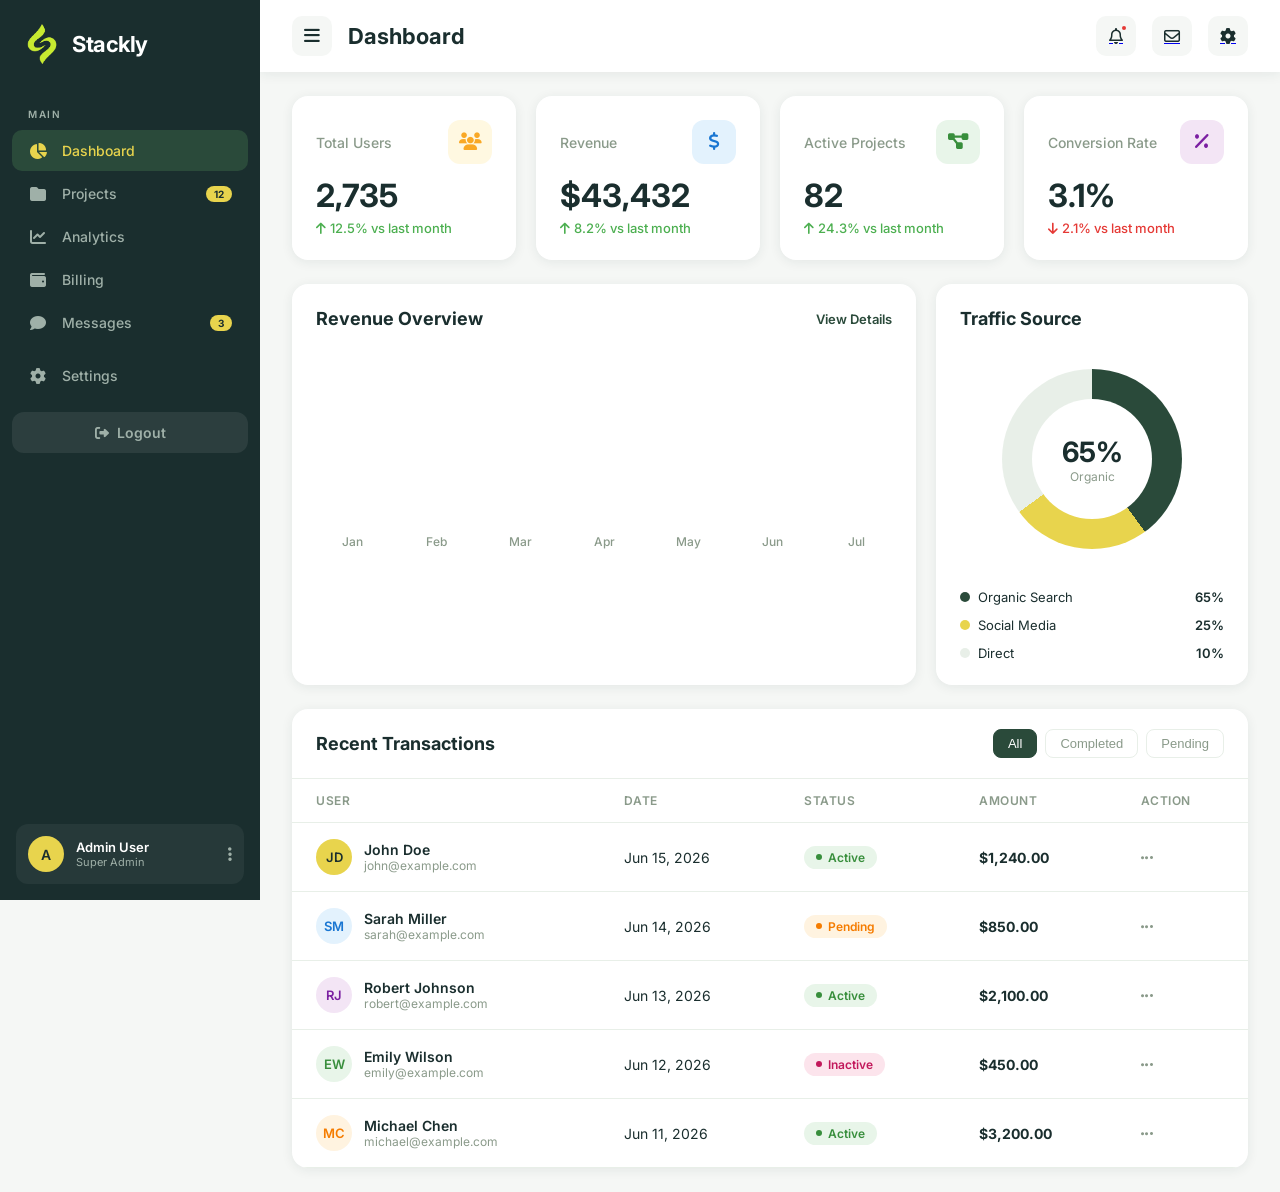
<file: pages/admin-dashboard.html>
<!DOCTYPE html>
<html lang="en">
<head>
    <meta charset="UTF-8">
    <meta name="viewport" content="width=device-width, initial-scale=1.0">
    <title>Admin Dashboard - Stackly</title>
    <link href="https://fonts.googleapis.com/css2?family=Inter:wght@300;400;500;600;700&display=swap" rel="stylesheet">
    <link rel="stylesheet" href="https://cdnjs.cloudflare.com/ajax/libs/font-awesome/6.4.2/css/all.min.css">
    <style>
        html,
body {
    width: 100% !important;
    overflow-x: hidden !important;
}
        :root {
            --sidebar-bg: #1a2e2e;
            --sidebar-hover: #2a4a3a;
            --sidebar-active: #2a4a3a;
            --sidebar-text: #9fb0a8;
            --sidebar-text-active: #c8e6c9;
            --primary: #1a2e2e;
            --primary-light: #2a4a3a;
            --accent: #c8e6c9;
            --accent-yellow: #e8d44d;
            --bg-main: #f5f7f5;
            --card-bg: #ffffff;
            --text-dark: #1a2e2e;
            --text-muted: #8a9a8a;
            --text-green: #4caf50;
            --text-red: #e53935;
            --border: #e8efe8;
            --shadow: 0 2px 12px rgba(26, 46, 46, 0.08);
            --shadow-hover: 0 8px 24px rgba(26, 46, 46, 0.12);
        }

        * { margin: 0; padding: 0; box-sizing: border-box; }

        body {
            font-family: 'Inter', sans-serif;
            background: var(--bg-main);
            color: var(--text-dark);
            overflow-x: hidden;
        }

        /* Sidebar */
        .sidebar {
            position: fixed;
            left: 0; top: 0;
            width: 260px;
            height: 100vh;
            background: var(--sidebar-bg);
            z-index: 1000;
            display: flex;
            flex-direction: column;
            transition: transform 0.4s cubic-bezier(0.4, 0, 0.2, 1);
        }

        .sidebar.collapsed { transform: translateX(-260px); }

        .logo-area {
            padding: 24px 20px;
            display: flex;
            align-items: center;
            gap: 12px;
        }

        .logo-icon {
            width: 36px; height: 36px;
            background: var(--accent-yellow);
            border-radius: 10px;
            display: flex;
            align-items: center;
            justify-content: center;
            font-size: 18px;
            color: var(--text-dark);
        }

        .logo-text {
            font-size: 22px;
            font-weight: 700;
            color: #fff;
            letter-spacing: -0.5px;
        }

        .nav-section {
            padding: 0 12px;
            margin-top: 8px;
        }

        .nav-section-title {
            font-size: 10px;
            text-transform: uppercase;
            letter-spacing: 1.5px;
            color: var(--sidebar-text);
            padding: 12px 16px 8px;
            font-weight: 600;
        }

        .nav-item {
            display: flex;
            align-items: center;
            gap: 14px;
            padding: 12px 16px;
            margin: 2px 0;
            border-radius: 10px;
            cursor: pointer;
            transition: all 0.3s ease;
            color: var(--sidebar-text);
            text-decoration: none;
            font-size: 14px;
            font-weight: 500;
        }

        .nav-item:hover {
            background: var(--sidebar-hover);
            color: #fff;
        }

        .nav-item.active {
            background: var(--sidebar-active);
            color: var(--accent-yellow);
        }

        .nav-item i {
            width: 20px;
            text-align: center;
            font-size: 16px;
        }

        .nav-badge {
            margin-left: auto;
            background: var(--accent-yellow);
            color: var(--text-dark);
            font-size: 10px;
            font-weight: 700;
            padding: 2px 8px;
            border-radius: 20px;
        }

        .sidebar-bottom {
            margin-top: auto;
            padding: 16px;
        }

        .user-mini {
            display: flex;
            align-items: center;
            gap: 12px;
            padding: 12px;
            border-radius: 12px;
            background: rgba(255,255,255,0.05);
        }

        .user-mini-avatar {
            width: 36px; height: 36px;
            border-radius: 50%;
            background: var(--accent-yellow);
            display: flex;
            align-items: center;
            justify-content: center;
            font-size: 14px;
            color: var(--text-dark);
            font-weight: 600;
        }

        .user-mini-info { flex: 1; }
        .user-mini-name { font-size: 13px; font-weight: 600; color: #fff; }
        .user-mini-role { font-size: 11px; color: var(--sidebar-text); }

        .logout-btn {
            margin-top: 16px;
            display: flex;
            align-items: center;
            justify-content: center;
            gap: 8px;
            width: 100%;
            padding: 12px 16px;
            border-radius: 12px;
            background: rgba(255,255,255,0.08);
            color: var(--sidebar-text);
            text-decoration: none;
            font-size: 14px;
            font-weight: 600;
            transition: background 0.3s ease, color 0.3s ease;
        }

        .logout-btn:hover {
            background: rgba(255,255,255,0.16);
            color: #fff;
        }

        /* Main Content */
        .main-content {
            margin-left: 260px;
            min-height: 100vh;
            transition: margin-left 0.4s cubic-bezier(0.4, 0, 0.2, 1);
        }

        .main-content.expanded { margin-left: 0; }

        /* Top Bar */
        .top-bar {
            background: var(--card-bg);
            padding: 16px 32px;
            display: flex;
            align-items: center;
            justify-content: space-between;
            position: sticky;
            top: 0;
            z-index: 100;
            box-shadow: var(--shadow);
        }

        .top-left {
            display: flex;
            align-items: center;
            gap: 16px;
        }

        .menu-toggle {
            width: 40px; height: 40px;
            border: none;
            background: var(--bg-main);
            border-radius: 10px;
            cursor: pointer;
            display: flex;
            align-items: center;
            justify-content: center;
            font-size: 18px;
            color: var(--text-dark);
            transition: all 0.3s ease;
        }

        .menu-toggle:hover { background: var(--border); }

        .page-title {
            font-size: 22px;
            font-weight: 700;
            color: var(--text-dark);
        }

        .top-right {
            display: flex;
            align-items: center;
            gap: 16px;
        }

        .search-box {
            position: relative;
        }

        .search-box input {
            width: 280px;
            padding: 10px 16px 10px 40px;
            border: 1px solid var(--border);
            border-radius: 12px;
            background: var(--bg-main);
            font-size: 14px;
            outline: none;
            transition: all 0.3s ease;
        }

        .search-box input:focus {
            border-color: var(--primary-light);
            box-shadow: 0 0 0 3px rgba(42, 74, 58, 0.1);
        }

        .search-box i {
            position: absolute;
            left: 14px;
            top: 50%;
            transform: translateY(-50%);
            color: var(--text-muted);
            font-size: 14px;
        }

        .top-icon {
            width: 40px; height: 40px;
            border-radius: 10px;
            background: var(--bg-main);
            display: flex;
            align-items: center;
            justify-content: center;
            cursor: pointer;
            position: relative;
            transition: all 0.3s ease;
            color: var(--text-dark);
        }

        .top-icon:hover { background: var(--border); }

        .top-icon .dot {
            position: absolute;
            top: 8px; right: 8px;
            width: 8px; height: 8px;
            background: var(--text-red);
            border-radius: 50%;
            border: 2px solid var(--bg-main);
        }

        /* Dashboard Content */
        .dashboard-content {
            padding: 24px 32px;
        }

        /* Stats Cards */
        .stats-grid {
            display: grid;
            grid-template-columns: repeat(4, 1fr);
            gap: 20px;
            margin-bottom: 24px;
        }

        .stat-card {
            background: var(--card-bg);
            border-radius: 16px;
            padding: 24px;
            box-shadow: var(--shadow);
            transition: all 0.3s ease;
            animation: fadeInUp 0.6s ease forwards;
            opacity: 0;
        }

        .stat-card:nth-child(1) { animation-delay: 0.1s; }
        .stat-card:nth-child(2) { animation-delay: 0.2s; }
        .stat-card:nth-child(3) { animation-delay: 0.3s; }
        .stat-card:nth-child(4) { animation-delay: 0.4s; }

        .stat-card:hover {
            transform: translateY(-4px);
            box-shadow: var(--shadow-hover);
        }

        .stat-header {
            display: flex;
            align-items: center;
            justify-content: space-between;
            margin-bottom: 16px;
        }

        .stat-label {
            font-size: 14px;
            color: var(--text-muted);
            font-weight: 500;
        }

        .stat-icon {
            width: 44px; height: 44px;
            border-radius: 12px;
            display: flex;
            align-items: center;
            justify-content: center;
            font-size: 18px;
        }

        .stat-icon.yellow { background: #fff8e1; color: #f9a825; }
        .stat-icon.blue { background: #e3f2fd; color: #1976d2; }
        .stat-icon.green { background: #e8f5e9; color: #388e3c; }
        .stat-icon.purple { background: #f3e5f5; color: #7b1fa2; }

        .stat-value {
            font-size: 32px;
            font-weight: 700;
            color: var(--text-dark);
            margin-bottom: 8px;
            line-height: 1;
        }

        .stat-change {
            font-size: 13px;
            font-weight: 500;
            display: flex;
            align-items: center;
            gap: 4px;
        }

        .stat-change.up { color: var(--text-green); }
        .stat-change.down { color: var(--text-red); }

        /* Charts Section */
        .charts-row {
            display: grid;
            grid-template-columns: 2fr 1fr;
            gap: 20px;
            margin-bottom: 24px;
        }

        .card {
            background: var(--card-bg);
            border-radius: 16px;
            padding: 24px;
            box-shadow: var(--shadow);
            animation: fadeInUp 0.6s ease forwards;
            opacity: 0;
            animation-delay: 0.5s;
        }

        .card-header {
            display: flex;
            align-items: center;
            justify-content: space-between;
            margin-bottom: 20px;
        }

        .card-title {
            font-size: 18px;
            font-weight: 700;
            color: var(--text-dark);
        }

        .card-action {
            font-size: 13px;
            color: var(--primary-light);
            font-weight: 600;
            cursor: pointer;
            transition: color 0.3s ease;
        }

        .card-action:hover { color: var(--text-dark); }

        /* Bar Chart */
        .bar-chart {
            display: flex;
            align-items: flex-end;
            justify-content: space-around;
            height: 200px;
            gap: 12px;
            padding-top: 20px;
        }

        .bar-group {
            display: flex;
            flex-direction: column;
            align-items: center;
            gap: 8px;
            flex: 1;
        }

        .bar {
            width: 100%;
            max-width: 40px;
            background: var(--border);
            border-radius: 8px 8px 0 0;
            transition: all 0.6s cubic-bezier(0.4, 0, 0.2, 1);
            position: relative;
            cursor: pointer;
        }

        .bar:hover {
            background: var(--primary-light);
        }

        .bar-label {
            font-size: 12px;
            color: var(--text-muted);
            font-weight: 500;
        }

        /* Doughnut Chart */
        .doughnut-container {
            display: flex;
            align-items: center;
            justify-content: center;
            padding: 20px;
        }

        .doughnut-chart {
            width: 180px; height: 180px;
            border-radius: 50%;
            background: conic-gradient(
                var(--primary-light) 0deg 144deg,
                var(--accent-yellow) 144deg 234deg,
                var(--border) 234deg 360deg
            );
            position: relative;
            animation: rotateIn 1s ease forwards;
        }

        .doughnut-center {
            position: absolute;
            top: 50%; left: 50%;
            transform: translate(-50%, -50%);
            width: 120px; height: 120px;
            background: var(--card-bg);
            border-radius: 50%;
            display: flex;
            flex-direction: column;
            align-items: center;
            justify-content: center;
        }

        .doughnut-value { font-size: 28px; font-weight: 700; color: var(--text-dark); }
        .doughnut-label { font-size: 12px; color: var(--text-muted); }

        .chart-legend {
            display: flex;
            flex-direction: column;
            gap: 12px;
            margin-top: 20px;
        }

        .legend-item {
            display: flex;
            align-items: center;
            justify-content: space-between;
            font-size: 13px;
        }

        .legend-left { display: flex; align-items: center; gap: 8px; }
        .legend-dot { width: 10px; height: 10px; border-radius: 50%; }
        .legend-dot.green { background: var(--primary-light); }
        .legend-dot.yellow { background: var(--accent-yellow); }
        .legend-dot.gray { background: var(--border); }
        .legend-value { font-weight: 600; color: var(--text-dark); }

        /* Table */
        .table-card {
            background: var(--card-bg);
            border-radius: 16px;
            box-shadow: var(--shadow);
            overflow: hidden;
            animation: fadeInUp 0.6s ease forwards;
            opacity: 0;
            animation-delay: 0.6s;
        }

        .table-header {
            padding: 20px 24px;
            display: flex;
            align-items: center;
            justify-content: space-between;
            border-bottom: 1px solid var(--border);
        }

        .table-title { font-size: 18px; font-weight: 700; }

        .table-filters {
            display: flex;
            gap: 8px;
        }

        .filter-btn {
            padding: 6px 14px;
            border: 1px solid var(--border);
            border-radius: 8px;
            background: transparent;
            font-size: 13px;
            font-weight: 500;
            cursor: pointer;
            transition: all 0.3s ease;
            color: var(--text-muted);
        }

        .filter-btn.active, .filter-btn:hover {
            background: var(--primary-light);
            color: #fff;
            border-color: var(--primary-light);
        }

        .data-table {
            width: 100%;
            border-collapse: collapse;
        }

        .data-table th {
            text-align: left;
            padding: 14px 24px;
            font-size: 12px;
            font-weight: 600;
            color: var(--text-muted);
            text-transform: uppercase;
            letter-spacing: 0.5px;
            border-bottom: 1px solid var(--border);
        }

        .data-table td {
            padding: 16px 24px;
            font-size: 14px;
            border-bottom: 1px solid var(--border);
        }

        .data-table tr {
            transition: background 0.3s ease;
            cursor: pointer;
        }

        .data-table tr:hover { background: var(--bg-main); }

        .user-cell {
            display: flex;
            align-items: center;
            gap: 12px;
        }

        .user-avatar {
            width: 36px; height: 36px;
            border-radius: 50%;
            background: var(--accent-yellow);
            display: flex;
            align-items: center;
            justify-content: center;
            font-size: 13px;
            font-weight: 600;
            color: var(--text-dark);
        }

        .user-name { font-weight: 600; }
        .user-email { font-size: 12px; color: var(--text-muted); }

        .status-badge {
            display: inline-flex;
            align-items: center;
            gap: 6px;
            padding: 4px 12px;
            border-radius: 20px;
            font-size: 12px;
            font-weight: 600;
        }

        .status-badge.active {
            background: #e8f5e9;
            color: #388e3c;
        }

        .status-badge.pending {
            background: #fff3e0;
            color: #f57c00;
        }

        .status-badge.inactive {
            background: #fce4ec;
            color: #c2185b;
        }

        .status-dot {
            width: 6px; height: 6px;
            border-radius: 50%;
        }

        .status-dot.active { background: #388e3c; }
        .status-dot.pending { background: #f57c00; }
        .status-dot.inactive { background: #c2185b; }

        .amount { font-weight: 700; color: var(--text-dark); }

        /* Animations */
        @keyframes fadeInUp {
            from { opacity: 0; transform: translateY(20px); }
            to { opacity: 1; transform: translateY(0); }
        }

        @keyframes rotateIn {
            from { transform: rotate(-90deg) scale(0.8); opacity: 0; }
            to { transform: rotate(0) scale(1); opacity: 1; }
        }

        @keyframes countUp {
            from { opacity: 0; transform: translateY(10px); }
            to { opacity: 1; transform: translateY(0); }
        }

        /* Responsive */
        @media (max-width: 1200px) {
            .stats-grid { grid-template-columns: repeat(2, 1fr); }
            .charts-row { grid-template-columns: 1fr; }
        }

        @media (max-width: 768px) {
            .sidebar { transform: translateX(-260px); }
            .sidebar.open { transform: translateX(0); }
            .main-content { margin-left: 0; }
            .stats-grid { grid-template-columns: 1fr; }
            .search-box { display: none; }
            .dashboard-content { padding: 16px; }
            .data-table { font-size: 12px; }
            .data-table th, .data-table td { padding: 12px 16px; }
        }
        .logo-img{
    width:40px;
    height:40px;
    object-fit:contain;
}

.logo-area{
    display:flex;
    align-items:center;
    gap:12px;
}
        /* Scrollbar */
        ::-webkit-scrollbar { width: 6px; }
        ::-webkit-scrollbar-track { background: transparent; }
        ::-webkit-scrollbar-thumb { background: var(--border); border-radius: 3px; }
        ::-webkit-scrollbar-thumb:hover { background: var(--text-muted); }
    </style>
</head>
<body>
    <!-- Sidebar -->
    <aside class="sidebar" id="sidebar">
        <div class="logo-area">
    <img src="../img/logo.webp" alt="Stackly Logo" class="logo-img">
    <div class="logo-text">Stackly</div>
</div>

        <div class="nav-section">
            <div class="nav-section-title">Main</div>
            <a href="#" class="nav-item active">
                <i class="fas fa-chart-pie"></i>
                <span>Dashboard</span>
            </a>
            <a href="404.html" class="nav-item">
                <i class="fas fa-folder"></i>
                <span>Projects</span>
                <span class="nav-badge">12</span>
            </a>
            <a href="404.html" class="nav-item">
                <i class="fas fa-chart-line"></i>
                <span>Analytics</span>
            </a>
            <a href="404.html" class="nav-item">
                <i class="fas fa-wallet"></i>
                <span>Billing</span>
            </a>
            <a href="404.html" class="nav-item">
                <i class="fas fa-comment"></i>
                <span>Messages</span>
                <span class="nav-badge">3</span>
            </a>
        </div>

        <div class="nav-section">
            
            <a href="404.html" class="nav-item">
                <i class="fas fa-cog"></i>
                <span>Settings</span>
            </a>
            <a href="login.html" class="logout-btn">
                <i class="fas fa-sign-out-alt"></i>
                Logout
            </a>
        </div>

        <div class="sidebar-bottom">
            <div class="user-mini">
                <div class="user-mini-avatar">A</div>
                <div class="user-mini-info">
                    <div class="user-mini-name">Admin User</div>
                    <div class="user-mini-role">Super Admin</div>
                </div>
                <i class="fas fa-ellipsis-v" style="color: var(--sidebar-text); cursor: pointer;"></i>
            </div>
            
        </div>
    </aside>

    <!-- Main Content -->
    <main class="main-content" id="mainContent">
        <!-- Top Bar -->
        <div class="top-bar">
            <div class="top-left">
                <button class="menu-toggle" id="menuToggle">
                    <i class="fas fa-bars"></i>
                </button>
                <h1 class="page-title">Dashboard</h1>
            </div>
            <div class="top-right">
                
               <a href="404.html"> <div class="top-icon">
                    <i class="far fa-bell"></i>
                    <span class="dot"></span>
                </div> </a>
               <a href="404.html"> <div class="top-icon">
                    <i class="far fa-envelope"></i>
                </div> </a>
               <a href="404.html"> <div class="top-icon">
                    <i class="fas fa-cog"></i>
                </div> </a>
            </div>
        </div>

        <!-- Dashboard Content -->
        <div class="dashboard-content">
            <!-- Stats Cards -->
            <div class="stats-grid">
                <div class="stat-card">
                    <div class="stat-header">
                        <span class="stat-label">Total Users</span>
                        <div class="stat-icon yellow"><i class="fas fa-users"></i></div>
                    </div>
                    <div class="stat-value" data-count="2847">0</div>
                    <div class="stat-change up">
                        <i class="fas fa-arrow-up"></i>
                        <span>12.5% vs last month</span>
                    </div>
                </div>
                <div class="stat-card">
                    <div class="stat-header">
                        <span class="stat-label">Revenue</span>
                        <div class="stat-icon blue"><i class="fas fa-dollar-sign"></i></div>
                    </div>
                    <div class="stat-value" data-count="45200" data-prefix="$">0</div>
                    <div class="stat-change up">
                        <i class="fas fa-arrow-up"></i>
                        <span>8.2% vs last month</span>
                    </div>
                </div>
                <div class="stat-card">
                    <div class="stat-header">
                        <span class="stat-label">Active Projects</span>
                        <div class="stat-icon green"><i class="fas fa-project-diagram"></i></div>
                    </div>
                    <div class="stat-value" data-count="86">0</div>
                    <div class="stat-change up">
                        <i class="fas fa-arrow-up"></i>
                        <span>24.3% vs last month</span>
                    </div>
                </div>
                <div class="stat-card">
                    <div class="stat-header">
                        <span class="stat-label">Conversion Rate</span>
                        <div class="stat-icon purple"><i class="fas fa-percentage"></i></div>
                    </div>
                    <div class="stat-value" data-count="3.2" data-suffix="%">0</div>
                    <div class="stat-change down">
                        <i class="fas fa-arrow-down"></i>
                        <span>2.1% vs last month</span>
                    </div>
                </div>
            </div>

            <!-- Charts Row -->
            <div class="charts-row">
                <div class="card">
                    <div class="card-header">
                        <h3 class="card-title">Revenue Overview</h3>
                        <span class="card-action">View Details</span>
                    </div>
                    <div class="bar-chart" id="revenueChart">
                        <div class="bar-group">
                            <div class="bar" style="height: 0%;" data-height="45%"></div>
                            <span class="bar-label">Jan</span>
                        </div>
                        <div class="bar-group">
                            <div class="bar" style="height: 0%;" data-height="62%"></div>
                            <span class="bar-label">Feb</span>
                        </div>
                        <div class="bar-group">
                            <div class="bar" style="height: 0%;" data-height="38%"></div>
                            <span class="bar-label">Mar</span>
                        </div>
                        <div class="bar-group">
                            <div class="bar" style="height: 0%;" data-height="78%"></div>
                            <span class="bar-label">Apr</span>
                        </div>
                        <div class="bar-group">
                            <div class="bar" style="height: 0%;" data-height="55%"></div>
                            <span class="bar-label">May</span>
                        </div>
                        <div class="bar-group">
                            <div class="bar" style="height: 0%;" data-height="90%"></div>
                            <span class="bar-label">Jun</span>
                        </div>
                        <div class="bar-group">
                            <div class="bar" style="height: 0%;" data-height="68%"></div>
                            <span class="bar-label">Jul</span>
                        </div>
                    </div>
                </div>

                <div class="card">
                    <div class="card-header">
                        <h3 class="card-title">Traffic Source</h3>
                    </div>
                    <div class="doughnut-container">
                        <div class="doughnut-chart">
                            <div class="doughnut-center">
                                <div class="doughnut-value">65%</div>
                                <div class="doughnut-label">Organic</div>
                            </div>
                        </div>
                    </div>
                    <div class="chart-legend">
                        <div class="legend-item">
                            <div class="legend-left">
                                <div class="legend-dot green"></div>
                                <span>Organic Search</span>
                            </div>
                            <span class="legend-value">65%</span>
                        </div>
                        <div class="legend-item">
                            <div class="legend-left">
                                <div class="legend-dot yellow"></div>
                                <span>Social Media</span>
                            </div>
                            <span class="legend-value">25%</span>
                        </div>
                        <div class="legend-item">
                            <div class="legend-left">
                                <div class="legend-dot gray"></div>
                                <span>Direct</span>
                            </div>
                            <span class="legend-value">10%</span>
                        </div>
                    </div>
                </div>
            </div>

            <!-- Table -->
            <div class="table-card">
                <div class="table-header">
                    <h3 class="table-title">Recent Transactions</h3>
                    <div class="table-filters">
                        <button class="filter-btn active">All</button>
                        <button class="filter-btn">Completed</button>
                        <button class="filter-btn">Pending</button>
                    </div>
                </div>
                <table class="data-table">
                    <thead>
                        <tr>
                            <th>User</th>
                            <th>Date</th>
                            <th>Status</th>
                            <th>Amount</th>
                            <th>Action</th>
                        </tr>
                    </thead>
                    <tbody>
                        <tr>
                            <td>
                                <div class="user-cell">
                                    <div class="user-avatar">JD</div>
                                    <div>
                                        <div class="user-name">John Doe</div>
                                        <div class="user-email">john@example.com</div>
                                    </div>
                                </div>
                            </td>
                            <td>Jun 15, 2026</td>
                            <td><span class="status-badge active"><span class="status-dot active"></span>Active</span></td>
                            <td class="amount">$1,240.00</td>
                            <td><i class="fas fa-ellipsis-h" style="color: var(--text-muted); cursor: pointer;"></i></td>
                        </tr>
                        <tr>
                            <td>
                                <div class="user-cell">
                                    <div class="user-avatar" style="background: #e3f2fd; color: #1976d2;">SM</div>
                                    <div>
                                        <div class="user-name">Sarah Miller</div>
                                        <div class="user-email">sarah@example.com</div>
                                    </div>
                                </div>
                            </td>
                            <td>Jun 14, 2026</td>
                            <td><span class="status-badge pending"><span class="status-dot pending"></span>Pending</span></td>
                            <td class="amount">$850.00</td>
                            <td><i class="fas fa-ellipsis-h" style="color: var(--text-muted); cursor: pointer;"></i></td>
                        </tr>
                        <tr>
                            <td>
                                <div class="user-cell">
                                    <div class="user-avatar" style="background: #f3e5f5; color: #7b1fa2;">RJ</div>
                                    <div>
                                        <div class="user-name">Robert Johnson</div>
                                        <div class="user-email">robert@example.com</div>
                                    </div>
                                </div>
                            </td>
                            <td>Jun 13, 2026</td>
                            <td><span class="status-badge active"><span class="status-dot active"></span>Active</span></td>
                            <td class="amount">$2,100.00</td>
                            <td><i class="fas fa-ellipsis-h" style="color: var(--text-muted); cursor: pointer;"></i></td>
                        </tr>
                        <tr>
                            <td>
                                <div class="user-cell">
                                    <div class="user-avatar" style="background: #e8f5e9; color: #388e3c;">EW</div>
                                    <div>
                                        <div class="user-name">Emily Wilson</div>
                                        <div class="user-email">emily@example.com</div>
                                    </div>
                                </div>
                            </td>
                            <td>Jun 12, 2026</td>
                            <td><span class="status-badge inactive"><span class="status-dot inactive"></span>Inactive</span></td>
                            <td class="amount">$450.00</td>
                            <td><i class="fas fa-ellipsis-h" style="color: var(--text-muted); cursor: pointer;"></i></td>
                        </tr>
                        <tr>
                            <td>
                                <div class="user-cell">
                                    <div class="user-avatar" style="background: #fff3e0; color: #f57c00;">MC</div>
                                    <div>
                                        <div class="user-name">Michael Chen</div>
                                        <div class="user-email">michael@example.com</div>
                                    </div>
                                </div>
                            </td>
                            <td>Jun 11, 2026</td>
                            <td><span class="status-badge active"><span class="status-dot active"></span>Active</span></td>
                            <td class="amount">$3,200.00</td>
                            <td><i class="fas fa-ellipsis-h" style="color: var(--text-muted); cursor: pointer;"></i></td>
                        </tr>
                    </tbody>
                </table>
            </div>
        </div>
    </main>

    <script>
        const sidebar = document.getElementById('sidebar');
        const mainContent = document.getElementById('mainContent');
        const menuToggle = document.getElementById('menuToggle');
        const menuIcon = menuToggle.querySelector('i');

        function updateMenuIcon(isOpen) {
            menuIcon.classList.toggle('fa-bars', !isOpen);
            menuIcon.classList.toggle('fa-times', isOpen);
        }

        function handleMenuToggle() {
            if (window.innerWidth <= 768) {
                const isOpen = !sidebar.classList.contains('open');
                sidebar.classList.toggle('open', isOpen);
                sidebar.classList.toggle('collapsed', !isOpen);
                mainContent.classList.toggle('expanded', !isOpen);
                updateMenuIcon(isOpen);
            } else {
                sidebar.classList.toggle('collapsed');
                mainContent.classList.toggle('expanded');
            }
        }

        function resetSidebarState() {
            if (window.innerWidth <= 768) {
                sidebar.classList.add('collapsed');
                sidebar.classList.remove('open');
                mainContent.classList.add('expanded');
                updateMenuIcon(false);
            } else {
                sidebar.classList.remove('collapsed');
                sidebar.classList.remove('open');
                mainContent.classList.remove('expanded');
                updateMenuIcon(false);
            }
        }

        menuToggle.addEventListener('click', handleMenuToggle);
        window.addEventListener('resize', resetSidebarState);
        resetSidebarState();

        // Animate bars on load
        setTimeout(() => {
            document.querySelectorAll('.bar').forEach((bar, index) => {
                setTimeout(() => {
                    bar.style.height = bar.dataset.height;
                }, index * 100);
            });
        }, 600);

        // Counter Animation
        function animateCounter(el) {
            const target = parseFloat(el.dataset.count);
            const prefix = el.dataset.prefix || '';
            const suffix = el.dataset.suffix || '';
            const duration = 2000;
            const start = performance.now();
            const isDecimal = target % 1 !== 0;

            function update(now) {
                const elapsed = now - start;
                const progress = Math.min(elapsed / duration, 1);
                const ease = 1 - Math.pow(1 - progress, 3);
                const current = target * ease;

                if (isDecimal) {
                    el.textContent = prefix + current.toFixed(1) + suffix;
                } else {
                    el.textContent = prefix + Math.floor(current).toLocaleString() + suffix;
                }

                if (progress < 1) {
                    requestAnimationFrame(update);
                }
            }
            requestAnimationFrame(update);
        }

        // Intersection Observer for counters
        const counterObserver = new IntersectionObserver((entries) => {
            entries.forEach(entry => {
                if (entry.isIntersecting) {
                    animateCounter(entry.target);
                    counterObserver.unobserve(entry.target);
                }
            });
        }, { threshold: 0.5 });

        document.querySelectorAll('.stat-value').forEach(el => counterObserver.observe(el));

        // Filter buttons
        document.querySelectorAll('.filter-btn').forEach(btn => {
            btn.addEventListener('click', function() {
                document.querySelectorAll('.filter-btn').forEach(b => b.classList.remove('active'));
                this.classList.add('active');
            });
        });

        // Nav item active state
        document.querySelectorAll('.nav-item').forEach(item => {
            item.addEventListener('click', function(e) {
                document.querySelectorAll('.nav-item').forEach(i => i.classList.remove('active'));
                this.classList.add('active');
            });
        });

        // Notification dot pulse
        setInterval(() => {
            const dot = document.querySelector('.top-icon .dot');
            if (dot) {
                dot.style.transform = 'scale(1.3)';
                setTimeout(() => dot.style.transform = 'scale(1)', 300);
            }
        }, 3000);
    </script>
</body>
</html>
</file>
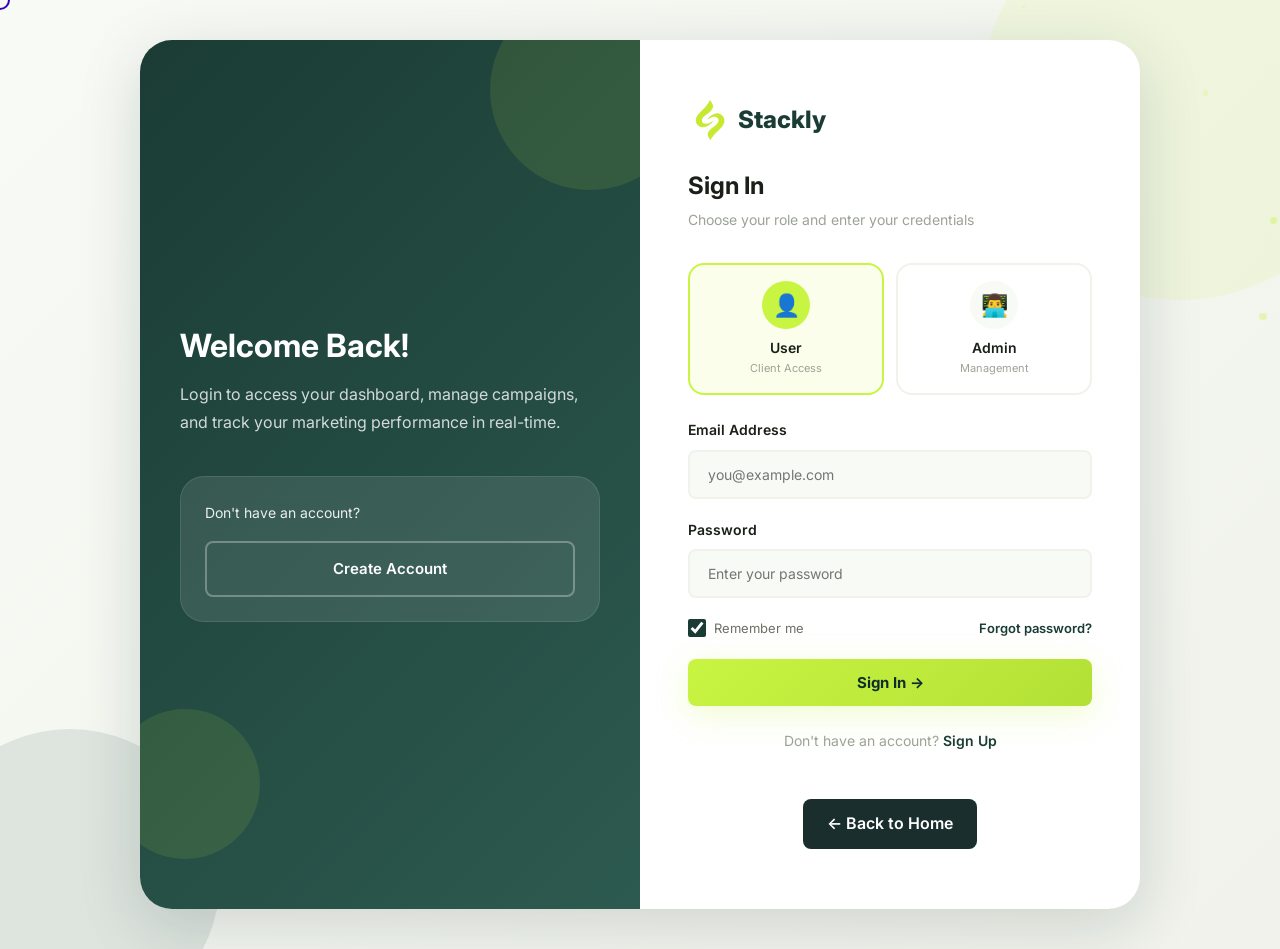
<file: pages/login.html>
<!DOCTYPE html>
<html lang="en">
<head>
  <meta charset="UTF-8">
  <meta name="viewport" content="width=device-width, initial-scale=1.0">
  <title>Login - Stackly Digital Marketing</title>
  <meta name="description" content="Login to your Stackly account. Access your dashboard and manage your campaigns.">
  <link rel="preconnect" href="https://fonts.googleapis.com">
  <link rel="preconnect" href="https://fonts.gstatic.com" crossorigin>
  <link href="https://fonts.googleapis.com/css2?family=Inter:wght@300;400;500;600;700;800;900&display=swap" rel="stylesheet">
  <link rel="stylesheet" href="../css/style.css">
</head>
<body>
  <div class="auth-page">
    <div class="auth-shapes">
      <div class="auth-shape auth-shape-1"></div>
      <div class="auth-shape auth-shape-2"></div>
    </div>
    <div class="particles" data-particles="20"></div>
    
    <div class="auth-container" data-aos="zoom-in">
      <div class="auth-visual">
        <div class="auth-visual-shapes">
          <div class="auth-visual-shape" style="width: 200px; height: 200px; top: -50px; right: -50px;"></div>
          <div class="auth-visual-shape" style="width: 150px; height: 150px; bottom: 50px; left: -30px;"></div>
        </div>
        <h2>Welcome Back!</h2>
        <p>Login to access your dashboard, manage campaigns, and track your marketing performance in real-time.</p>
        <div style="margin-top: 40px; padding: 24px; background: rgba(255,255,255,0.1); border-radius: var(--radius-lg); border: 1px solid rgba(255,255,255,0.1);">
          <p style="font-size: 14px; opacity: 0.9; margin-bottom: 16px;">Don't have an account?</p>
          <a href="register.html" class="btn btn-outline-white" style="width: 100%;">Create Account</a>
        </div>
      </div>
      
      <div class="auth-form-wrapper">
        <a href="../index.html" class="auth-logo">
          <img class="logo-img" src="../img/logo.webp" alt="Stackly logo">
          Stackly
        </a>
        
        <h3>Sign In</h3>
        <p>Choose your role and enter your credentials</p>
        
        <div class="message"></div>
        
        <!-- Role Selector -->
        <div class="role-selector">
          <div class="role-option active" data-role="user">
            <div class="role-icon">&#128100;</div>
            <div class="role-name">User</div>
            <div class="role-desc">Client Access</div>
          </div>
          <div class="role-option" data-role="admin">
            <div class="role-icon">&#128104;&#8205;&#128187;</div>
            <div class="role-name">Admin</div>
            <div class="role-desc">Management</div>
          </div>
        </div>
        
        <form id="login-form">
          <input type="hidden" id="role-input" value="user">
          
          <div class="form-group">
            <label for="email">Email Address</label>
            <input type="email" id="email" placeholder="you@example.com" required>
          </div>
          
          <div class="form-group">
            <label for="password">Password</label>
            <input type="password" id="password" placeholder="Enter your password" required>
          </div>
          
          <div class="auth-links">
            <label class="remember-me">
              <input type="checkbox" checked>
              Remember me
            </label>
            <a href="404.html">Forgot password?</a>
          </div>
          
          <button type="submit" class="btn btn-accent" style="width: 100%; margin-top: 20px;">
            Sign In &#8594;
          </button>
        </form>
        
        <p style="text-align: center; margin-top: 24px; font-size: 14px; color: var(--gray-400);">
  Don't have an account?
  <a href="register.html" style="color: var(--primary); font-weight: 600;">Sign Up</a>
</p>

<div style="text-align:center; margin-top:15px;">
  <a href="../index.html"
     style="display:inline-block;
            padding:12px 24px;
            background:#1a2e2e;
            color:#fff;
            text-decoration:none;
            border-radius:8px;
            font-weight:600;
            transition:0.3s;">
    ← Back to Home
  </a>
</div>
      </div>
    </div>
  </div>
  
  <script src="../js/main.js"></script>
</body>
</html>
</file>
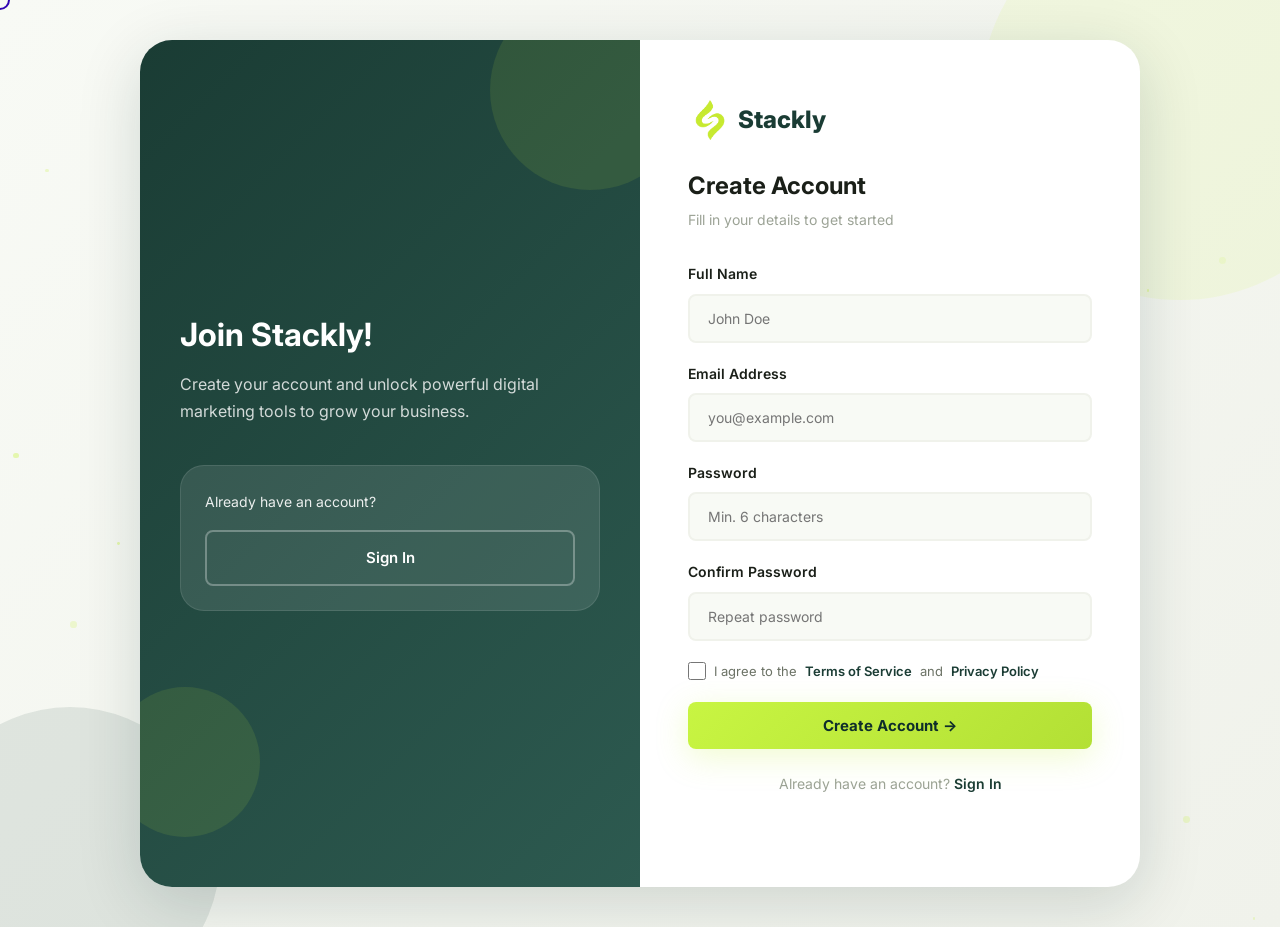
<file: pages/register.html>
<!DOCTYPE html>
<html lang="en">
<head>
  <meta charset="UTF-8">
  <meta name="viewport" content="width=device-width, initial-scale=1.0">
  <title>Register - Stackly Digital Marketing</title>
  <meta name="description" content="Create your Stackly account. Start your digital marketing journey today.">
  <link rel="preconnect" href="https://fonts.googleapis.com">
  <link rel="preconnect" href="https://fonts.gstatic.com" crossorigin>
  <link href="https://fonts.googleapis.com/css2?family=Inter:wght@300;400;500;600;700;800;900&display=swap" rel="stylesheet">
  <link rel="stylesheet" href="../css/style.css">
</head>
<body>
  <div class="auth-page">
    <div class="auth-shapes">
      <div class="auth-shape auth-shape-1"></div>
      <div class="auth-shape auth-shape-2"></div>
    </div>
    <div class="particles" data-particles="20"></div>
    
    <div class="auth-container" data-aos="zoom-in">
      <div class="auth-visual">
        <div class="auth-visual-shapes">
          <div class="auth-visual-shape" style="width: 200px; height: 200px; top: -50px; right: -50px;"></div>
          <div class="auth-visual-shape" style="width: 150px; height: 150px; bottom: 50px; left: -30px;"></div>
        </div>
        <h2>Join Stackly!</h2>
        <p>Create your account and unlock powerful digital marketing tools to grow your business.</p>
        <div style="margin-top: 40px; padding: 24px; background: rgba(255,255,255,0.1); border-radius: var(--radius-lg); border: 1px solid rgba(255,255,255,0.1);">
          <p style="font-size: 14px; opacity: 0.9; margin-bottom: 16px;">Already have an account?</p>
          <a href="login.html" class="btn btn-outline-white" style="width: 100%;">Sign In</a>
        </div>
      </div>
      
      <div class="auth-form-wrapper">
        <a href="../index.html" class="auth-logo">
          <img class="logo-img" src="../img/logo.webp" alt="Stackly logo">
          Stackly
        </a>
        
        <h3>Create Account</h3>
        <p>Fill in your details to get started</p>
        
        <div class="message"></div>
        
        <form id="register-form">
          <div class="form-group">
            <label for="name">Full Name</label>
            <input type="text" id="name" placeholder="John Doe" required>
          </div>
          
          <div class="form-group">
            <label for="email">Email Address</label>
            <input type="email" id="email" placeholder="you@example.com" required>
          </div>
          
          <div class="form-group">
            <label for="password">Password</label>
            <input type="password" id="password" placeholder="Min. 6 characters" required>
          </div>
          
          <div class="form-group">
            <label for="confirm-password">Confirm Password</label>
            <input type="password" id="confirm-password" placeholder="Repeat password" required>
          </div>
          
          <div style="margin-bottom: 20px;">
            <label class="remember-me" style="font-size: 13px;">
              <input type="checkbox" required>
              I agree to the <a href="404.html" style="color: var(--primary); font-weight: 600;">Terms of Service</a> and <a href="404.html" style="color: var(--primary); font-weight: 600;">Privacy Policy</a>
            </label>
          </div>
          
          <button type="submit" class="btn btn-accent" style="width: 100%;">
            Create Account &#8594;
          </button>
        </form>
        
        <p style="text-align: center; margin-top: 24px; font-size: 14px; color: var(--gray-400);">
          Already have an account? <a href="login.html" style="color: var(--primary); font-weight: 600;">Sign In</a>
        </p>
      </div>
    </div>
  </div>
  
  <script src="../js/main.js"></script>
</body>
</html>
</file>
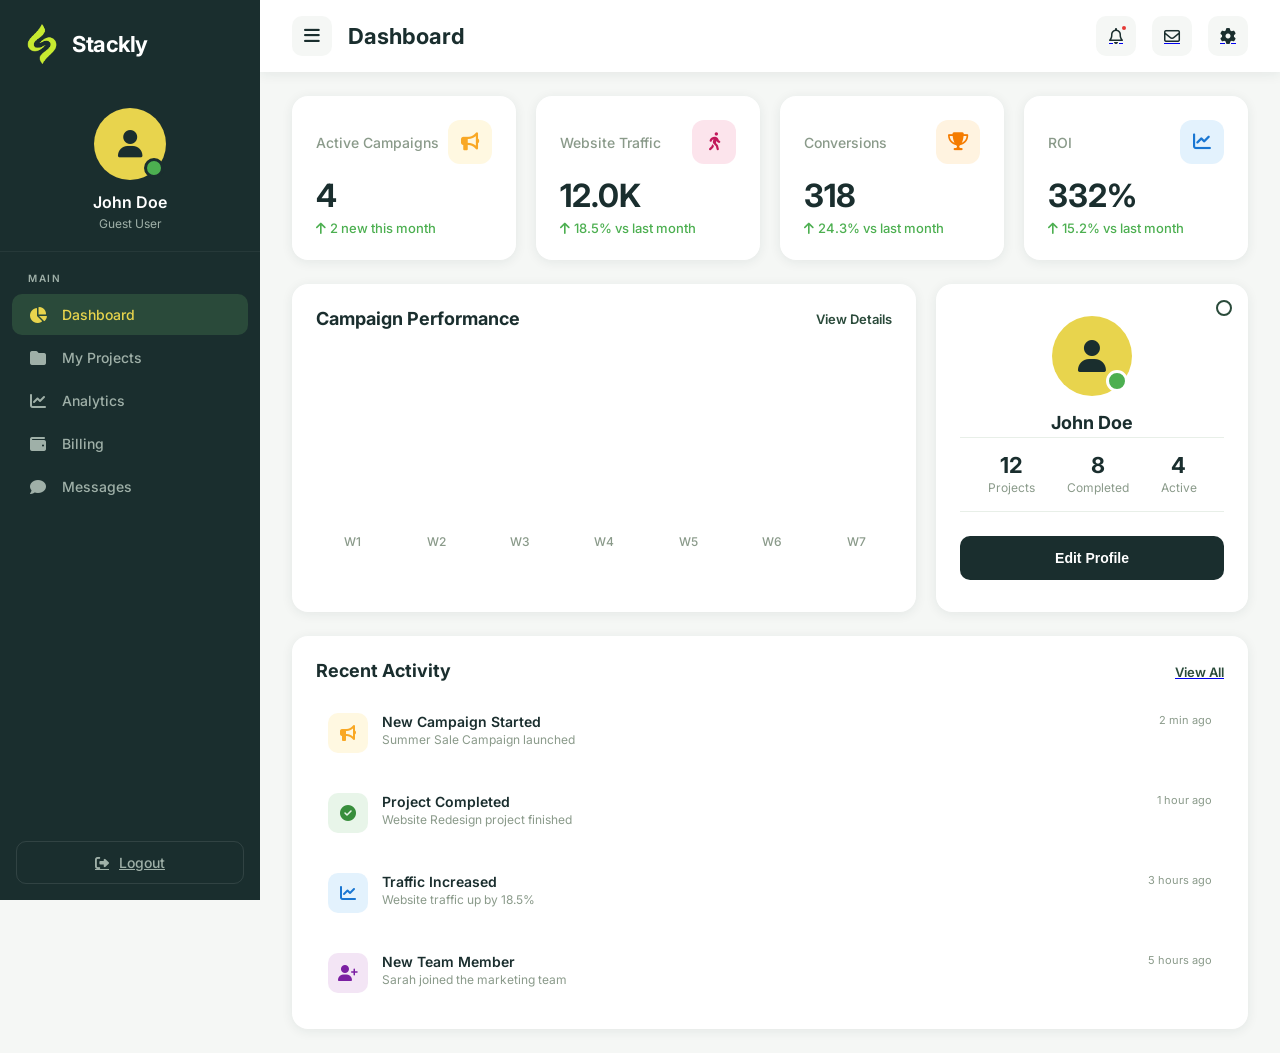
<file: pages/user-dashboard.html>
<!DOCTYPE html>
<html lang="en">
<head>
    <meta charset="UTF-8">
    <meta name="viewport" content="width=device-width, initial-scale=1.0">
    <title>User Dashboard - Stackly</title>
    <link href="https://fonts.googleapis.com/css2?family=Inter:wght@300;400;500;600;700&display=swap" rel="stylesheet">
    <link rel="stylesheet" href="https://cdnjs.cloudflare.com/ajax/libs/font-awesome/6.4.2/css/all.min.css">
    <style>
        html,
body {
    width: 100% !important;
    overflow-x: hidden !important;
}
        :root {
            --sidebar-bg: #1a2e2e;
            --sidebar-hover: #2a4a3a;
            --sidebar-active: #2a4a3a;
            --sidebar-text: #9fb0a8;
            --sidebar-text-active: #c8e6c9;
            --primary: #1a2e2e;
            --primary-light: #2a4a3a;
            --accent: #c8e6c9;
            --accent-yellow: #e8d44d;
            --bg-main: #f5f7f5;
            --card-bg: #ffffff;
            --text-dark: #1a2e2e;
            --text-muted: #8a9a8a;
            --text-green: #4caf50;
            --text-red: #e53935;
            --border: #e8efe8;
            --shadow: 0 2px 12px rgba(26, 46, 46, 0.08);
            --shadow-hover: 0 8px 24px rgba(26, 46, 46, 0.12);
        }

        * { margin: 0; padding: 0; box-sizing: border-box; }

        body {
            font-family: 'Inter', sans-serif;
            background: var(--bg-main);
            color: var(--text-dark);
            overflow-x: hidden;
        }

        /* Sidebar */
        .sidebar {
            position: fixed;
            left: 0; top: 0;
            width: 260px;
            height: 100vh;
            background: var(--sidebar-bg);
            z-index: 1000;
            display: flex;
            flex-direction: column;
            transition: transform 0.4s cubic-bezier(0.4, 0, 0.2, 1);
        }

        .sidebar.collapsed { transform: translateX(-260px); }

        .logo-area {
            padding: 24px 20px;
            display: flex;
            align-items: center;
            gap: 12px;
        }

        .logo-icon {
            width: 36px; height: 36px;
            background: var(--accent-yellow);
            border-radius: 10px;
            display: flex;
            align-items: center;
            justify-content: center;
            font-size: 18px;
            color: var(--text-dark);
        }

        .logo-text {
            font-size: 22px;
            font-weight: 700;
            color: #fff;
            letter-spacing: -0.5px;
        }

        .user-profile-sidebar {
            padding: 20px;
            text-align: center;
            border-bottom: 1px solid rgba(255,255,255,0.05);
            margin-bottom: 8px;
        }

        .user-avatar-large {
            width: 72px; height: 72px;
            border-radius: 50%;
            background: var(--accent-yellow);
            display: flex;
            align-items: center;
            justify-content: center;
            font-size: 28px;
            color: var(--text-dark);
            margin: 0 auto 12px;
            position: relative;
        }

        .user-avatar-large::after {
            content: '';
            position: absolute;
            bottom: 2px; right: 2px;
            width: 14px; height: 14px;
            background: var(--text-green);
            border-radius: 50%;
            border: 3px solid var(--sidebar-bg);
        }

        .user-name-sidebar {
            font-size: 16px;
            font-weight: 600;
            color: #fff;
            margin-bottom: 4px;
        }

        .user-email-sidebar {
            font-size: 12px;
            color: var(--sidebar-text);
        }

        .nav-section {
            padding: 0 12px;
        }

        .nav-section-title {
            font-size: 10px;
            text-transform: uppercase;
            letter-spacing: 1.5px;
            color: var(--sidebar-text);
            padding: 12px 16px 8px;
            font-weight: 600;
        }

        .nav-item {
            display: flex;
            align-items: center;
            gap: 14px;
            padding: 12px 16px;
            margin: 2px 0;
            border-radius: 10px;
            cursor: pointer;
            transition: all 0.3s ease;
            color: var(--sidebar-text);
            text-decoration: none;
            font-size: 14px;
            font-weight: 500;
        }

        .nav-item:hover {
            background: var(--sidebar-hover);
            color: #fff;
        }

        .nav-item.active {
            background: var(--sidebar-active);
            color: var(--accent-yellow);
        }

        .nav-item i {
            width: 20px;
            text-align: center;
            font-size: 16px;
        }

        .sidebar-bottom {
            margin-top: auto;
            padding: 16px;
        }

        .logout-btn {
            display: flex;
            align-items: center;
            justify-content: center;
            gap: 10px;
            width: 100%;
            padding: 12px;
            border: 1px solid rgba(255,255,255,0.1);
            border-radius: 10px;
            background: transparent;
            color: var(--sidebar-text);
            font-size: 14px;
            font-weight: 500;
            cursor: pointer;
            transition: all 0.3s ease;
        }

        .logout-btn:hover {
            background: rgba(255,255,255,0.05);
            color: #fff;
        }

        /* Main Content */
        .main-content {
            margin-left: 260px;
            min-height: 100vh;
            transition: margin-left 0.4s cubic-bezier(0.4, 0, 0.2, 1);
        }

        .main-content.expanded { margin-left: 0; }

        /* Top Bar */
        .top-bar {
            background: var(--card-bg);
            padding: 16px 32px;
            display: flex;
            align-items: center;
            justify-content: space-between;
            position: sticky;
            top: 0;
            z-index: 100;
            box-shadow: var(--shadow);
        }

        .top-left {
            display: flex;
            align-items: center;
            gap: 16px;
        }

        .menu-toggle {
            width: 40px; height: 40px;
            border: none;
            background: var(--bg-main);
            border-radius: 10px;
            cursor: pointer;
            display: flex;
            align-items: center;
            justify-content: center;
            font-size: 18px;
            color: var(--text-dark);
            transition: all 0.3s ease;
        }

        .menu-toggle:hover { background: var(--border); }

        .page-title {
            font-size: 22px;
            font-weight: 700;
            color: var(--text-dark);
        }

        .top-right {
            display: flex;
            align-items: center;
            gap: 16px;
        }

        .search-box {
            position: relative;
        }

        .search-box input {
            width: 280px;
            padding: 10px 16px 10px 40px;
            border: 1px solid var(--border);
            border-radius: 12px;
            background: var(--bg-main);
            font-size: 14px;
            outline: none;
            transition: all 0.3s ease;
        }

        .search-box input:focus {
            border-color: var(--primary-light);
            box-shadow: 0 0 0 3px rgba(42, 74, 58, 0.1);
        }

        .search-box i {
            position: absolute;
            left: 14px;
            top: 50%;
            transform: translateY(-50%);
            color: var(--text-muted);
            font-size: 14px;
        }

        .top-icon {
            width: 40px; height: 40px;
            border-radius: 10px;
            background: var(--bg-main);
            display: flex;
            align-items: center;
            justify-content: center;
            cursor: pointer;
            position: relative;
            transition: all 0.3s ease;
            color: var(--text-dark);
        }

        .top-icon:hover { background: var(--border); }

        .top-icon .dot {
            position: absolute;
            top: 8px; right: 8px;
            width: 8px; height: 8px;
            background: var(--text-red);
            border-radius: 50%;
            border: 2px solid var(--bg-main);
        }

        /* Dashboard Content */
        .dashboard-content {
            padding: 24px 32px;
        }

        /* Stats Cards - Matching Screenshot */
        .stats-grid {
            display: grid;
            grid-template-columns: repeat(4, 1fr);
            gap: 20px;
            margin-bottom: 24px;
        }

        .stat-card {
            background: var(--card-bg);
            border-radius: 16px;
            padding: 24px;
            box-shadow: var(--shadow);
            transition: all 0.3s ease;
            animation: fadeInUp 0.6s ease forwards;
            opacity: 0;
        }

        .stat-card:nth-child(1) { animation-delay: 0.1s; }
        .stat-card:nth-child(2) { animation-delay: 0.2s; }
        .stat-card:nth-child(3) { animation-delay: 0.3s; }
        .stat-card:nth-child(4) { animation-delay: 0.4s; }

        .stat-card:hover {
            transform: translateY(-4px);
            box-shadow: var(--shadow-hover);
        }

        .stat-header {
            display: flex;
            align-items: center;
            justify-content: space-between;
            margin-bottom: 16px;
        }

        .stat-label {
            font-size: 14px;
            color: var(--text-muted);
            font-weight: 500;
        }

        .stat-icon {
            width: 44px; height: 44px;
            border-radius: 12px;
            display: flex;
            align-items: center;
            justify-content: center;
            font-size: 18px;
        }

        .stat-icon.campaign { background: #fff8e1; color: #f9a825; }
        .stat-icon.traffic { background: #fce4ec; color: #c2185b; }
        .stat-icon.conversion { background: #fff3e0; color: #f57c00; }
        .stat-icon.roi { background: #e3f2fd; color: #1976d2; }

        .stat-value {
            font-size: 32px;
            font-weight: 700;
            color: var(--text-dark);
            margin-bottom: 8px;
            line-height: 1;
        }

        .stat-change {
            font-size: 13px;
            font-weight: 500;
            display: flex;
            align-items: center;
            gap: 4px;
        }

        .stat-change.up { color: var(--text-green); }
        .stat-change.down { color: var(--text-red); }

        /* Content Row */
        .content-row {
            display: grid;
            grid-template-columns: 2fr 1fr;
            gap: 20px;
            margin-bottom: 24px;
        }

        .card {
            background: var(--card-bg);
            border-radius: 16px;
            padding: 24px;
            box-shadow: var(--shadow);
            animation: fadeInUp 0.6s ease forwards;
            opacity: 0;
            animation-delay: 0.5s;
        }

        .card-header {
            display: flex;
            align-items: center;
            justify-content: space-between;
            margin-bottom: 20px;
        }

        .card-title {
            font-size: 18px;
            font-weight: 700;
            color: var(--text-dark);
        }

        .card-action {
            font-size: 13px;
            color: var(--primary-light);
            font-weight: 600;
            cursor: pointer;
            transition: color 0.3s ease;
        }

        .card-action:hover { color: var(--text-dark); }

        /* Bar Chart */
        .bar-chart {
            display: flex;
            align-items: flex-end;
            justify-content: space-around;
            height: 200px;
            gap: 12px;
            padding-top: 20px;
        }

        .bar-group {
            display: flex;
            flex-direction: column;
            align-items: center;
            gap: 8px;
            flex: 1;
        }

        .bar {
            width: 100%;
            max-width: 40px;
            background: var(--border);
            border-radius: 8px 8px 0 0;
            transition: all 0.6s cubic-bezier(0.4, 0, 0.2, 1);
            position: relative;
            cursor: pointer;
        }

        .bar:hover {
            background: var(--primary-light);
        }

        .bar-label {
            font-size: 12px;
            color: var(--text-muted);
            font-weight: 500;
        }

        /* Profile Card - Matching Screenshot */
        .profile-card {
            background: var(--card-bg);
            border-radius: 16px;
            padding: 32px 24px;
            box-shadow: var(--shadow);
            text-align: center;
            animation: fadeInUp 0.6s ease forwards;
            opacity: 0;
            animation-delay: 0.5s;
            position: relative;
        }

        .profile-card::before {
            content: '';
            position: absolute;
            top: 16px; right: 16px;
            width: 12px; height: 12px;
            border: 2px solid var(--primary-light);
            border-radius: 50%;
        }

        .profile-avatar {
            width: 80px; height: 80px;
            border-radius: 50%;
            background: var(--accent-yellow);
            display: flex;
            align-items: center;
            justify-content: center;
            font-size: 32px;
            color: var(--text-dark);
            margin: 0 auto 16px;
            position: relative;
        }

        .profile-avatar::after {
            content: '';
            position: absolute;
            bottom: 4px; right: 4px;
            width: 16px; height: 16px;
            background: var(--text-green);
            border-radius: 50%;
            border: 3px solid var(--card-bg);
        }

        .profile-name {
            font-size: 18px;
            font-weight: 700;
            color: var(--text-dark);
            margin-bottom: 4px;
        }

        .profile-email {
            font-size: 13px;
            color: var(--text-muted);
            margin-bottom: 24px;
        }

        .profile-stats {
            display: flex;
            justify-content: center;
            gap: 32px;
            margin-bottom: 24px;
            padding: 16px 0;
            border-top: 1px solid var(--border);
            border-bottom: 1px solid var(--border);
        }

        .profile-stat {
            text-align: center;
        }

        .profile-stat-value {
            font-size: 22px;
            font-weight: 700;
            color: var(--text-dark);
            line-height: 1;
        }

        .profile-stat-label {
            font-size: 12px;
            color: var(--text-muted);
            margin-top: 4px;
        }

        .edit-profile-btn {
            width: 100%;
            padding: 14px;
            border: none;
            border-radius: 10px;
            background: var(--primary);
            color: #fff;
            font-size: 14px;
            font-weight: 600;
            cursor: pointer;
            transition: all 0.3s ease;
        }

        .edit-profile-btn:hover {
            background: var(--primary-light);
            transform: translateY(-2px);
            box-shadow: 0 4px 12px rgba(26, 46, 46, 0.2);
        }

        /* Recent Activity */
        .activity-card {
            background: var(--card-bg);
            border-radius: 16px;
            padding: 24px;
            box-shadow: var(--shadow);
            animation: fadeInUp 0.6s ease forwards;
            opacity: 0;
            animation-delay: 0.6s;
        }

        .activity-list {
            display: flex;
            flex-direction: column;
            gap: 16px;
        }

        .activity-item {
            display: flex;
            align-items: flex-start;
            gap: 14px;
            padding: 12px;
            border-radius: 12px;
            transition: background 0.3s ease;
            cursor: pointer;
        }

        .activity-item:hover { background: var(--bg-main); }

        .activity-icon {
            width: 40px; height: 40px;
            border-radius: 10px;
            display: flex;
            align-items: center;
            justify-content: center;
            font-size: 16px;
            flex-shrink: 0;
        }

        .activity-icon.yellow { background: #fff8e1; color: #f9a825; }
        .activity-icon.green { background: #e8f5e9; color: #388e3c; }
        .activity-icon.blue { background: #e3f2fd; color: #1976d2; }
        .activity-icon.purple { background: #f3e5f5; color: #7b1fa2; }

        .activity-content { flex: 1; }
        .activity-title {
            font-size: 14px;
            font-weight: 600;
            color: var(--text-dark);
            margin-bottom: 2px;
        }
        .activity-desc {
            font-size: 12px;
            color: var(--text-muted);
        }
        .activity-time {
            font-size: 11px;
            color: var(--text-muted);
            white-space: nowrap;
        }

        /* Animations */
        @keyframes fadeInUp {
            from { opacity: 0; transform: translateY(20px); }
            to { opacity: 1; transform: translateY(0); }
        }

        @keyframes countUp {
            from { opacity: 0; transform: translateY(10px); }
            to { opacity: 1; transform: translateY(0); }
        }

        @keyframes pulse {
            0%, 100% { transform: scale(1); }
            50% { transform: scale(1.1); }
        }

        /* Responsive */
        @media (max-width: 1200px) {
            .stats-grid { grid-template-columns: repeat(2, 1fr); }
            .content-row { grid-template-columns: 1fr; }
        }

        @media (max-width: 768px) {
            .sidebar { transform: translateX(-260px); }
            .sidebar.open { transform: translateX(0); }
            .main-content { margin-left: 0; }
            .stats-grid { grid-template-columns: 1fr; }
            .search-box { display: none; }
            .dashboard-content { padding: 16px; }
        }
        .logo-img{
    width:40px;
    height:40px;
    object-fit:contain;
}

.logo-area{
    display:flex;
    align-items:center;
    gap:12px;
}

        /* Scrollbar */
        ::-webkit-scrollbar { width: 6px; }
        ::-webkit-scrollbar-track { background: transparent; }
        ::-webkit-scrollbar-thumb { background: var(--border); border-radius: 3px; }
        ::-webkit-scrollbar-thumb:hover { background: var(--text-muted); }
    </style>
</head>
<body>
    <!-- Sidebar -->
    <aside class="sidebar" id="sidebar">
        <div class="logo-area">
    <img src="../img/logo.webp" alt="Stackly Logo" class="logo-img">
    <div class="logo-text">Stackly</div>
</div>

        <div class="user-profile-sidebar">
            <div class="user-avatar-large"><i class="fas fa-user"></i></div>
            <div class="user-name-sidebar">John Doe</div>
           <div class="user-email-sidebar" id="sidebarEmail"></div>
        </div>

        <div class="nav-section">
            <div class="nav-section-title">Main</div>
            <a href="#" class="nav-item active">
                <i class="fas fa-chart-pie"></i>
                <span>Dashboard</span>
            </a>
            <a href="404.html" class="nav-item">
                <i class="fas fa-folder"></i>
                <span>My Projects</span>
            </a>
            <a href="404.html" class="nav-item">
                <i class="fas fa-chart-line"></i>
                <span>Analytics</span>
            </a>
            <a href="404.html" class="nav-item">
                <i class="fas fa-wallet"></i>
                <span>Billing</span>
            </a>
            <a href="404.html" class="nav-item">
                <i class="fas fa-comment"></i>
                <span>Messages</span>
            </a>
        </div>

        <div class="sidebar-bottom">
           <a href="login.html" class="logout-btn">
                <i class="fas fa-sign-out-alt"></i>
                <span>Logout</span>
            </a>
        </div>
    </aside>

    <!-- Main Content -->
    <main class="main-content" id="mainContent">
        <!-- Top Bar -->
        <div class="top-bar">
            <div class="top-left">
                <button class="menu-toggle" id="menuToggle">
                    <i class="fas fa-bars"></i>
                </button>
                <h1 class="page-title">Dashboard</h1>
            </div>
            <div class="top-right">
                
               <a href="404.html"> <div class="top-icon">
                    <i class="far fa-bell"></i>
                    <span class="dot"></span>
                </div> </a>
               <a href="404.html"> <div class="top-icon">
                    <i class="far fa-envelope"></i>
                </div> </a>
               <a href="404.html"> <div class="top-icon">
                    <i class="fas fa-cog"></i>
                </div> </a>
            </div>
        </div>

        <!-- Dashboard Content -->
        <div class="dashboard-content">
            <!-- Stats Cards - Matching Screenshot Exactly -->
            <div class="stats-grid">
                <div class="stat-card">
                    <div class="stat-header">
                        <span class="stat-label">Active Campaigns</span>
                        <div class="stat-icon campaign"><i class="fas fa-bullhorn"></i></div>
                    </div>
                    <div class="stat-value" data-count="5">0</div>
                    <div class="stat-change up">
                        <i class="fas fa-arrow-up"></i>
                        <span>2 new this month</span>
                    </div>
                </div>
                <div class="stat-card">
                    <div class="stat-header">
                        <span class="stat-label">Website Traffic</span>
                        <div class="stat-icon traffic"><i class="fas fa-walking"></i></div>
                    </div>
                    <div class="stat-value" data-count="12.4" data-suffix="K">0</div>
                    <div class="stat-change up">
                        <i class="fas fa-arrow-up"></i>
                        <span>18.5% vs last month</span>
                    </div>
                </div>
                <div class="stat-card">
                    <div class="stat-header">
                        <span class="stat-label">Conversions</span>
                        <div class="stat-icon conversion"><i class="fas fa-trophy"></i></div>
                    </div>
                    <div class="stat-value" data-count="328">0</div>
                    <div class="stat-change up">
                        <i class="fas fa-arrow-up"></i>
                        <span>24.3% vs last month</span>
                    </div>
                </div>
                <div class="stat-card">
                    <div class="stat-header">
                        <span class="stat-label">ROI</span>
                        <div class="stat-icon roi"><i class="fas fa-chart-line"></i></div>
                    </div>
                    <div class="stat-value" data-count="342" data-suffix="%">0</div>
                    <div class="stat-change up">
                        <i class="fas fa-arrow-up"></i>
                        <span>15.2% vs last month</span>
                    </div>
                </div>
            </div>

            <!-- Content Row: Chart + Profile -->
            <div class="content-row">
                <div class="card">
                    <div class="card-header">
                        <h3 class="card-title">Campaign Performance</h3>
                        <span class="card-action">View Details</span>
                    </div>
                    <div class="bar-chart" id="campaignChart">
                        <div class="bar-group">
                            <div class="bar" style="height: 0%;" data-height="55%"></div>
                            <span class="bar-label">W1</span>
                        </div>
                        <div class="bar-group">
                            <div class="bar" style="height: 0%;" data-height="40%"></div>
                            <span class="bar-label">W2</span>
                        </div>
                        <div class="bar-group">
                            <div class="bar" style="height: 0%;" data-height="75%"></div>
                            <span class="bar-label">W3</span>
                        </div>
                        <div class="bar-group">
                            <div class="bar" style="height: 0%;" data-height="60%"></div>
                            <span class="bar-label">W4</span>
                        </div>
                        <div class="bar-group">
                            <div class="bar" style="height: 0%;" data-height="85%"></div>
                            <span class="bar-label">W5</span>
                        </div>
                        <div class="bar-group">
                            <div class="bar" style="height: 0%;" data-height="70%"></div>
                            <span class="bar-label">W6</span>
                        </div>
                        <div class="bar-group">
                            <div class="bar" style="height: 0%;" data-height="95%"></div>
                            <span class="bar-label">W7</span>
                        </div>
                    </div>
                </div>

                <!-- Profile Card - Matching Screenshot -->
                <div class="profile-card">
                    <div class="profile-avatar"><i class="fas fa-user"></i></div>
                    <div class="profile-name">John Doe</div>
                    
                    <div class="user-email-sidebar" id="sidebarEmail"></div>
                    <div class="profile-stats">
                        <div class="profile-stat">
                            <div class="profile-stat-value">12</div>
                            <div class="profile-stat-label">Projects</div>
                        </div>
                        <div class="profile-stat">
                            <div class="profile-stat-value">8</div>
                            <div class="profile-stat-label">Completed</div>
                        </div>
                        <div class="profile-stat">
                            <div class="profile-stat-value">4</div>
                            <div class="profile-stat-label">Active</div>
                        </div>
                    </div>
                   <a href="404.html"> <button class="edit-profile-btn">Edit Profile</button> </a>
                </div>
            </div>

            <!-- Recent Activity -->
            <div class="activity-card">
                <div class="card-header">
                    <h3 class="card-title">Recent Activity</h3>
                   <a href="404.html"> <span class="card-action">View All</span> </a>
                </div>
                <div class="activity-list">
                    <div class="activity-item">
                        <div class="activity-icon yellow"><i class="fas fa-bullhorn"></i></div>
                        <div class="activity-content">
                            <div class="activity-title">New Campaign Started</div>
                            <div class="activity-desc">Summer Sale Campaign launched</div>
                        </div>
                        <div class="activity-time">2 min ago</div>
                    </div>
                    <div class="activity-item">
                        <div class="activity-icon green"><i class="fas fa-check-circle"></i></div>
                        <div class="activity-content">
                            <div class="activity-title">Project Completed</div>
                            <div class="activity-desc">Website Redesign project finished</div>
                        </div>
                        <div class="activity-time">1 hour ago</div>
                    </div>
                    <div class="activity-item">
                        <div class="activity-icon blue"><i class="fas fa-chart-line"></i></div>
                        <div class="activity-content">
                            <div class="activity-title">Traffic Increased</div>
                            <div class="activity-desc">Website traffic up by 18.5%</div>
                        </div>
                        <div class="activity-time">3 hours ago</div>
                    </div>
                    <div class="activity-item">
                        <div class="activity-icon purple"><i class="fas fa-user-plus"></i></div>
                        <div class="activity-content">
                            <div class="activity-title">New Team Member</div>
                            <div class="activity-desc">Sarah joined the marketing team</div>
                        </div>
                        <div class="activity-time">5 hours ago</div>
                    </div>
                </div>
            </div>
        </div>
    </main>

    <script>
        // Sidebar Toggle
        const sidebar = document.getElementById('sidebar');
        const mainContent = document.getElementById('mainContent');
        const menuToggle = document.getElementById('menuToggle');
        const menuIcon = menuToggle.querySelector('i');

        function updateMenuIcon() {
            const isOpen = sidebar.classList.contains('open');
            menuIcon.classList.toggle('fa-bars', !isOpen);
            menuIcon.classList.toggle('fa-times', isOpen);
        }

        function setMobileSidebarState(isOpen) {
            sidebar.classList.toggle('open', isOpen);
            sidebar.classList.toggle('collapsed', !isOpen);
            mainContent.classList.toggle('expanded', !isOpen);
            updateMenuIcon();
        }

        function handleMenuToggle() {
            if (window.innerWidth <= 768) {
                const isOpen = !sidebar.classList.contains('open');
                setMobileSidebarState(isOpen);
            } else {
                sidebar.classList.toggle('collapsed');
                mainContent.classList.toggle('expanded');
            }
        }

        function handleResize() {
            if (window.innerWidth <= 768) {
                sidebar.classList.add('collapsed');
                sidebar.classList.remove('open');
                mainContent.classList.add('expanded');
            } else {
                sidebar.classList.remove('collapsed');
                sidebar.classList.remove('open');
                mainContent.classList.remove('expanded');
            }
            updateMenuIcon();
        }

        menuToggle.addEventListener('click', handleMenuToggle);
        window.addEventListener('resize', handleResize);
        handleResize();

        // Animate bars on load
        setTimeout(() => {
            document.querySelectorAll('.bar').forEach((bar, index) => {
                setTimeout(() => {
                    bar.style.height = bar.dataset.height;
                }, index * 100);
            });
        }, 600);

        // Counter Animation
        function animateCounter(el) {
            const target = parseFloat(el.dataset.count);
            const prefix = el.dataset.prefix || '';
            const suffix = el.dataset.suffix || '';
            const duration = 2000;
            const start = performance.now();
            const isDecimal = target % 1 !== 0;

            function update(now) {
                const elapsed = now - start;
                const progress = Math.min(elapsed / duration, 1);
                const ease = 1 - Math.pow(1 - progress, 3);
                const current = target * ease;

                if (isDecimal) {
                    el.textContent = prefix + current.toFixed(1) + suffix;
                } else {
                    el.textContent = prefix + Math.floor(current).toLocaleString() + suffix;
                }

                if (progress < 1) {
                    requestAnimationFrame(update);
                }
            }
            requestAnimationFrame(update);
        }

        // Intersection Observer for counters
        const counterObserver = new IntersectionObserver((entries) => {
            entries.forEach(entry => {
                if (entry.isIntersecting) {
                    animateCounter(entry.target);
                    counterObserver.unobserve(entry.target);
                }
            });
        }, { threshold: 0.5 });

        document.querySelectorAll('.stat-value').forEach(el => counterObserver.observe(el));

        // Nav item active state
        document.querySelectorAll('.nav-item').forEach(item => {
            item.addEventListener('click', function(e) {
                document.querySelectorAll('.nav-item').forEach(i => i.classList.remove('active'));
                this.classList.add('active');
            });
        });

        // Notification dot pulse
        setInterval(() => {
            const dot = document.querySelector('.top-icon .dot');
            if (dot) {
                dot.style.transform = 'scale(1.3)';
                setTimeout(() => dot.style.transform = 'scale(1)', 300);
            }
        }, 3000);

        // Edit Profile button
        document.querySelector('.edit-profile-btn').addEventListener('click', function() {
            this.textContent = 'Loading...';
            setTimeout(() => {
                this.textContent = 'Edit Profile';
                alert('Profile edit modal would open here!');
            }, 800);
        });
 
const params = new URLSearchParams(window.location.search);
const email = params.get("email") || "Guest User";

document.getElementById("sidebarEmail").textContent = email;
document.getElementById("profileEmail").textContent = email;

    </script>
</body>
</html>
</file>
<file: css/style.css>
/* ========================================
   STACKLY - Digital Marketing Agency
   Main Stylesheet
   ======================================== */

/* CSS Variables */
:root {
  --primary-dark: #0f2e2b;
  --primary: #1a3c34;
  --primary-light: #2d5a50;
  --accent: #c8f542;
  --accent-dark: #b3e035;
  --white: #ffffff;
  --light: #f8faf5;
  --gray-100: #f0f2eb;
  --gray-200: #e0e4d8;
  --gray-300: #c5c9bc;
  --gray-400: #9ca396;
  --gray-500: #6b7265;
  --gray-600: #4a5048;
  --gray-700: #2d332b;
  --dark: #1a1f18;
  --black: #0d110c;
  --gradient-primary: linear-gradient(135deg, var(--primary) 0%, var(--primary-light) 100%);
  --gradient-accent: linear-gradient(135deg, var(--accent) 0%, var(--accent-dark) 100%);
  --shadow-sm: 0 2px 8px rgba(15, 46, 43, 0.08);
  --shadow-md: 0 8px 32px rgba(15, 46, 43, 0.12);
  --shadow-lg: 0 16px 64px rgba(15, 46, 43, 0.16);
  --shadow-accent: 0 8px 32px rgba(200, 245, 66, 0.25);
  --radius-sm: 8px;
  --radius-md: 16px;
  --radius-lg: 24px;
  --radius-xl: 32px;
  --transition: all 0.3s cubic-bezier(0.4, 0, 0.2, 1);
  --font-primary: 'Inter', 'Segoe UI', system-ui, sans-serif;
}

/* Reset & Base */
*, *::before, *::after {
  margin: 0;
  padding: 0;
  box-sizing: border-box;
}
html,
body {
    width: 100% !important;
    overflow-x: hidden !important;
}

html {
  scroll-behavior: smooth;
  font-size: 16px;
}

body {
  font-family: var(--font-primary);
  color: var(--dark);
  background: var(--white);
  line-height: 1.6;
  overflow-x: hidden;
}

a {
  text-decoration: none;
  color: inherit;
  transition: var(--transition);
}

ul {
  list-style: none;
}

img {
  max-width: 100%;
  display: block;
}

button {
  cursor: pointer;
  border: none;
  outline: none;
  font-family: inherit;
}

.container {
  max-width: 1280px;
  margin: 0 auto;
  padding: 0 24px;
}

.section-padding {
  padding: 100px 0;
}

/* Scrollbar */
::-webkit-scrollbar {
  width: 8px;
}
::-webkit-scrollbar-track {
  background: var(--light);
}
::-webkit-scrollbar-thumb {
  background: var(--primary);
  border-radius: 4px;
}
::-webkit-scrollbar-thumb:hover {
  background: var(--primary-light);
}

/* ========================================
   ANIMATIONS & KEYFRAMES
   ======================================== */

/* Fade In Up */
@keyframes fadeInUp {
  from {
    opacity: 0;
    transform: translateY(40px);
  }
  to {
    opacity: 1;
    transform: translateY(0);
  }
}

@keyframes fadeInDown {
  from {
    opacity: 0;
    transform: translateY(-40px);
  }
  to {
    opacity: 1;
    transform: translateY(0);
  }
}

@keyframes fadeInLeft {
  from {
    opacity: 0;
    transform: translateX(-60px);
  }
  to {
    opacity: 1;
    transform: translateX(0);
  }
}

@keyframes fadeInRight {
  from {
    opacity: 0;
    transform: translateX(60px);
  }
  to {
    opacity: 1;
    transform: translateX(0);
  }
}

@keyframes fadeIn {
  from { opacity: 0; }
  to { opacity: 1; }
}

/* Scale In */
@keyframes scaleIn {
  from {
    opacity: 0;
    transform: scale(0.8);
  }
  to {
    opacity: 1;
    transform: scale(1);
  }
}

/* Slide In */
@keyframes slideInLeft {
  from {
    transform: translateX(-100%);
  }
  to {
    transform: translateX(0);
  }
}

@keyframes slideInRight {
  from {
    transform: translateX(100%);
  }
  to {
    transform: translateX(0);
  }
}

/* Marquee */
@keyframes marquee {
  0% { transform: translateX(0); }
  100% { transform: translateX(-50%); }
}

@keyframes marqueeReverse {
  0% { transform: translateX(-50%); }
  100% { transform: translateX(0); }
}

/* Rotate */
@keyframes rotate {
  from { transform: rotate(0deg); }
  to { transform: rotate(360deg); }
}

@keyframes rotateScale {
  0%, 100% { transform: rotate(0deg) scale(1); }
  50% { transform: rotate(180deg) scale(1.1); }
}

/* Pulse */
@keyframes pulse {
  0%, 100% { transform: scale(1); opacity: 1; }
  50% { transform: scale(1.05); opacity: 0.8; }
}

@keyframes pulseGlow {
  0%, 100% { box-shadow: 0 0 20px rgba(200, 245, 66, 0.3); }
  50% { box-shadow: 0 0 40px rgba(200, 245, 66, 0.6); }
}

/* Float */
@keyframes float {
  0%, 100% { transform: translateY(0); }
  50% { transform: translateY(-20px); }
}

@keyframes floatSlow {
  0%, 100% { transform: translateY(0) rotate(0deg); }
  50% { transform: translateY(-15px) rotate(5deg); }
}

/* Shimmer */
@keyframes shimmer {
  0% { background-position: -200% 0; }
  100% { background-position: 200% 0; }
}

/* Text Reveal */
@keyframes textReveal {
  from {
    clip-path: inset(0 100% 0 0);
  }
  to {
    clip-path: inset(0 0 0 0);
  }
}

@keyframes textRevealUp {
  from {
    transform: translateY(100%);
    opacity: 0;
  }
  to {
    transform: translateY(0);
    opacity: 1;
  }
}

/* Typing Cursor */
@keyframes blink {
  0%, 50% { border-color: var(--accent); }
  51%, 100% { border-color: transparent; }
}

/* Counter */
@keyframes countUp {
  from { opacity: 0; transform: translateY(20px); }
  to { opacity: 1; transform: translateY(0); }
}

/* Gradient Flow */
@keyframes gradientFlow {
  0% { background-position: 0% 50%; }
  50% { background-position: 100% 50%; }
  100% { background-position: 0% 50%; }
}

/* Bounce */
@keyframes bounce {
  0%, 100% { transform: translateY(0); }
  50% { transform: translateY(-10px); }
}

/* Shake */
@keyframes shake {
  0%, 100% { transform: translateX(0); }
  25% { transform: translateX(-5px); }
  75% { transform: translateX(5px); }
}

/* Wave */
@keyframes wave {
  0% { transform: translateY(0); }
  25% { transform: translateY(-5px); }
  50% { transform: translateY(0); }
  75% { transform: translateY(5px); }
  100% { transform: translateY(0); }
}

/* Loading Spinner */
@keyframes spinner {
  to { transform: rotate(360deg); }
}

/* Animation Classes */
.fade-in-up {
  animation: fadeInUp 0.8s ease forwards;
}

.fade-in-down {
  animation: fadeInDown 0.8s ease forwards;
}

.fade-in-left {
  animation: fadeInLeft 0.8s ease forwards;
}

.fade-in-right {
  animation: fadeInRight 0.8s ease forwards;
}

.scale-in {
  animation: scaleIn 0.6s ease forwards;
}

/* AOS-style Animations */
[data-aos] {
  opacity: 1 !important;
  transition: opacity 0.8s ease, transform 0.8s ease;
}

[data-aos="fade-up"] {
  transform: translateY(40px);
}

[data-aos="fade-down"] {
  transform: translateY(-40px);
}

[data-aos="fade-left"] {
  transform: translateX(40px);
}

[data-aos="fade-right"] {
  transform: translateX(-40px);
}

[data-aos="zoom-in"] {
  transform: scale(0.85);
}

[data-aos="zoom-out"] {
  transform: scale(1.15);
}

[data-aos="flip-up"] {
  transform: perspective(600px) rotateX(20deg);
}

[data-aos="flip-left"] {
  transform: perspective(600px) rotateY(20deg);
}

[data-aos].aos-animate {
  opacity: 1;
  transform: translateY(0) translateX(0) scale(1) rotate(0deg);
}

/* Delay utilities */
.delay-100 { transition-delay: 0.1s; }
.delay-200 { transition-delay: 0.2s; }
.delay-300 { transition-delay: 0.3s; }
.delay-400 { transition-delay: 0.4s; }
.delay-500 { transition-delay: 0.5s; }
.delay-600 { transition-delay: 0.6s; }
.delay-700 { transition-delay: 0.7s; }
.delay-800 { transition-delay: 0.8s; }

/* ========================================
   TYPOGRAPHY
   ======================================== */

h1, h2, h3, h4, h5, h6 {
  font-weight: 700;
  line-height: 1.2;
  color: var(--dark);
}

.text-gradient {
  background: linear-gradient(135deg, var(--accent) 0%, var(--primary-light) 100%);
  -webkit-background-clip: text;
  -webkit-text-fill-color: transparent;
  background-clip: text;
}

.text-accent { color: var(--accent); }
.text-primary { color: var(--primary); }
.text-white { color: var(--white); }
.text-gray { color: var(--gray-500); }

/* Text Animations */
.text-reveal {
  overflow: hidden;
}

.text-reveal span {
  display: inline-block;
  animation: textRevealUp 0.6s ease forwards;
  opacity: 0;
}

.typing-text {
  border-right: 3px solid var(--accent);
  animation: blink 0.7s step-end infinite;
  white-space: nowrap;
  overflow: hidden;
}

/* Shimmer Text */
.shimmer-text {
  background: linear-gradient(90deg, var(--primary) 25%, var(--accent) 50%, var(--primary) 75%);
  background-size: 200% 100%;
  -webkit-background-clip: text;
  -webkit-text-fill-color: transparent;
  background-clip: text;
  animation: shimmer 3s linear infinite;
}

/* ========================================
   BUTTONS
   ======================================== */

.btn {
  display: inline-flex;
  align-items: center;
  justify-content: center;
  gap: 8px;
  padding: 14px 32px;
  font-size: 15px;
  font-weight: 600;
  border-radius: var(--radius-sm);
  transition: var(--transition);
  cursor: pointer;
  border: none;
  position: relative;
  overflow: hidden;
}

.btn-primary {
  background: var(--gradient-primary);
  color: var(--white);
  box-shadow: var(--shadow-sm);
}

.btn-primary:hover {
  transform: translateY(-3px);
  box-shadow: var(--shadow-md);
}

.btn-primary::after {
  content: '';
  position: absolute;
  top: 50%;
  left: 50%;
  width: 0;
  height: 0;
  background: rgba(255,255,255,0.1);
  border-radius: 50%;
  transform: translate(-50%, -50%);
  transition: width 0.6s, height 0.6s;
}

.btn-primary:hover::after {
  width: 300px;
  height: 300px;
}

.btn-accent {
  background: var(--gradient-accent);
  color: var(--primary-dark);
  box-shadow: var(--shadow-accent);
  font-weight: 700;
}

.btn-accent:hover {
  transform: translateY(-3px);
  box-shadow: 0 12px 40px rgba(200, 245, 66, 0.4);
}

.btn-outline {
  background: transparent;
  color: var(--primary);
  border: 2px solid var(--primary);
}

.btn-outline:hover {
  background: var(--primary);
  color: var(--white);
  transform: translateY(-3px);
}

.btn-outline-white {
  background: transparent;
  color: var(--white);
  border: 2px solid rgba(255,255,255,0.3);
}

.btn-outline-white:hover {
  background: var(--white);
  color: var(--primary);
  transform: translateY(-3px);
}

.btn-sm {
  padding: 10px 24px;
  font-size: 14px;
}

.btn-lg {
  padding: 18px 40px;
  font-size: 16px;
}

/* ========================================
   NAVIGATION
   ======================================== */

.navbar {
  position: fixed;
  top: 0;
  left: 0;
  right: 0;
  z-index: 1000;
  padding: 16px 0;
  transition: var(--transition);
  background: rgba(255, 255, 255, 0.95);
}

.home-page .navbar {
  background: transparent;
}

.navbar.scrolled {
  background: rgba(255, 255, 255, 0.95);
  backdrop-filter: blur(20px);
  -webkit-backdrop-filter: blur(20px);
  box-shadow: var(--shadow-sm);
  padding: 12px 0;
}

.navbar.dark {
  background: rgba(15, 46, 43, 0.95);
}

.nav-container {
  max-width: 1280px;
  margin: 0 auto;
  padding: 0 24px;
  display: flex;
  align-items: center;
  justify-content: space-between;
}

.nav-logo {
  display: flex;
  align-items: center;
  gap: 10px;
  font-size: 24px;
  font-weight: 800;
  color: var(--primary);
  transition: var(--transition);
}

.nav-logo:hover {
  transform: scale(1.05);
}

.nav-logo .logo-icon {
  width: 40px;
  height: 40px;
  background: var(--gradient-accent);
  border-radius: var(--radius-sm);
  display: flex;
  align-items: center;
  justify-content: center;
  color: var(--primary-dark);
  font-weight: 900;
  font-size: 20px;
  animation: pulseGlow 2s ease infinite;
}

.nav-logo .logo-img,
.auth-logo .logo-img {
  width: 40px;
  height: 40px;
  border-radius: var(--radius-sm);
  object-fit: contain;
}

.nav-links {
  display: flex;
  align-items: center;
  gap: 32px;
}

.nav-link {
  font-size: 15px;
  font-weight: 500;
  color: var(--gray-600);
  position: relative;
  padding: 4px 0;
}

.nav-link::after {
  content: '';
  position: absolute;
  bottom: 0;
  left: 0;
  width: 0;
  height: 2px;
  background: var(--accent);
  transition: width 0.3s ease;
}

.nav-link:hover {
  color: var(--primary);
}

.nav-link:hover::after,
.nav-link.active::after {
  width: 100%;
}

.nav-link.active {
  color: var(--primary);
  font-weight: 600;
}

.nav-actions {
  display: flex;
  align-items: center;
  gap: 16px;
}

.nav-toggle {
  display: none;
  flex-direction: column;
  gap: 5px;
  background: none;
  border: none;
  cursor: pointer;
  padding: 4px;
}

.nav-toggle span {
  display: block;
  width: 28px;
  height: 3px;
  background: var(--primary);
  border-radius: 2px;
  transition: var(--transition);
}

.nav-toggle.active span:nth-child(1) {
  transform: rotate(45deg) translate(5px, 5px);
}

.nav-toggle.active span:nth-child(2) {
  opacity: 0;
}

.nav-toggle.active span:nth-child(3) {
  transform: rotate(-45deg) translate(7px, -6px);
}

/* Mobile Menu */
.mobile-menu {
  position: fixed;
  top: 0;
  right: -100%;
  width: 320px;
  height: 100vh;
  background: var(--white);
  z-index: 1001;
  padding: 80px 32px 32px;
  transition: right 0.4s ease;
  box-shadow: var(--shadow-lg);
}

.mobile-menu.active {
  right: 0;
}

.mobile-menu .nav-link {
  display: block;
  padding: 16px 0;
  font-size: 18px;
  border-bottom: 1px solid var(--gray-200);
}

.mobile-overlay {
  position: fixed;
  inset: 0;
  background: rgba(0,0,0,0.5);
  z-index: 1000;
  opacity: 0;
  visibility: hidden;
  transition: var(--transition);
}

.mobile-overlay.active {
  opacity: 1;
  visibility: visible;
}

/* ========================================
   MARQUEE / TICKER
   ======================================== */

.marquee-section {
  background: var(--primary);
  padding: 16px 0;
  overflow: hidden;
  position: relative;
}

.marquee-section::before,
.marquee-section::after {
  content: '';
  position: absolute;
  top: 0;
  width: 100px;
  height: 100%;
  z-index: 2;
  pointer-events: none;
}

.marquee-section::before {
  left: 0;
  background: linear-gradient(to right, var(--primary), transparent);
}

.marquee-section::after {
  right: 0;
  background: linear-gradient(to left, var(--primary), transparent);
}

.marquee-track {
  display: flex;
  width: max-content;
  animation: marquee 30s linear infinite;
}

.marquee-track:hover {
  animation-play-state: paused;
}

.marquee-item {
  display: flex;
  align-items: center;
  gap: 40px;
  padding: 0 40px;
  white-space: nowrap;
}

.marquee-item span {
  color: var(--white);
  font-size: 15px;
  font-weight: 500;
  letter-spacing: 0.5px;
}

.marquee-dot {
  width: 8px;
  height: 8px;
  background: var(--accent);
  border-radius: 50%;
  flex-shrink: 0;
  animation: pulse 1.5s ease infinite;
}

/* ========================================
   HERO SECTION
   ======================================== */

.hero {
  min-height: 100vh;
  display: flex;
  align-items: center;
  background: linear-gradient(135deg, var(--light) 0%, var(--gray-100) 50%, var(--light) 100%);
  position: relative;
  overflow: hidden;
  padding-top: 80px;
}

.hero-bg-pattern {
  position: absolute;
  inset: 0;
  opacity: 0.03;
  background-image: 
    radial-gradient(circle at 20% 50%, var(--primary) 2px, transparent 2px),
    radial-gradient(circle at 80% 20%, var(--primary) 1px, transparent 1px),
    radial-gradient(circle at 50% 80%, var(--accent) 2px, transparent 2px);
  background-size: 60px 60px, 40px 40px, 80px 80px;
  animation: floatSlow 20s ease infinite;
}

.hero-shapes {
  position: absolute;
  inset: 0;
  overflow: hidden;
  pointer-events: none;
}

.hero-shape {
  position: absolute;
  border-radius: 50%;
  opacity: 0.1;
}

.hero-shape-1 {
  width: 400px;
  height: 400px;
  background: var(--accent);
  top: -100px;
  right: -100px;
  animation: float 8s ease infinite;
}

.hero-shape-2 {
  width: 200px;
  height: 200px;
  background: var(--primary);
  bottom: 10%;
  left: -50px;
  animation: float 10s ease infinite reverse;
}

.hero-shape-3 {
  width: 150px;
  height: 150px;
  background: var(--accent);
  top: 40%;
  right: 15%;
  animation: float 12s ease infinite;
  opacity: 0.08;
}

.hero-container {
  max-width: 1280px;
  margin: 0 auto;
  padding: 0 24px;
  display: grid;
  grid-template-columns: 1fr 1fr;
  gap: 60px;
  align-items: center;
  position: relative;
  z-index: 1;
}

.hero-badge {
  display: inline-flex;
  align-items: center;
  gap: 8px;
  background: rgba(200, 245, 66, 0.15);
  color: var(--primary);
  padding: 8px 20px;
  border-radius: 50px;
  font-size: 14px;
  font-weight: 600;
  margin-bottom: 24px;
  border: 1px solid rgba(200, 245, 66, 0.3);
  animation: fadeInDown 0.6s ease forwards;
}

.hero-badge .badge-dot {
  width: 8px;
  height: 8px;
  background: var(--accent);
  border-radius: 50%;
  animation: pulse 2s ease infinite;
}

.hero-title {
  font-size: clamp(36px, 5vw, 64px);
  font-weight: 800;
  line-height: 1.1;
  margin-bottom: 24px;
  color: var(--dark);
}

.hero-title .highlight {
  color: var(--primary-light);
  position: relative;
}

.hero-title .highlight::after {
  content: '';
  position: absolute;
  bottom: 4px;
  left: 0;
  width: 100%;
  height: 12px;
  background: var(--accent);
  opacity: 0.4;
  z-index: -1;
  border-radius: 4px;
}

.hero-description {
  font-size: 17px;
  color: var(--gray-500);
  max-width: 500px;
  margin-bottom: 36px;
  line-height: 1.7;
}

.hero-buttons {
  display: flex;
  gap: 16px;
  margin-bottom: 48px;
  flex-wrap: wrap;
}

.hero-stats {
  display: flex;
  gap: 40px;
}

.hero-stat {
  display: flex;
  flex-direction: column;
}

.hero-stat-number {
  font-size: 32px;
  font-weight: 800;
  color: var(--primary);
  line-height: 1;
}

.hero-stat-label {
  font-size: 13px;
  color: var(--gray-400);
  margin-top: 4px;
  font-weight: 500;
  text-transform: uppercase;
  letter-spacing: 0.5px;
}

/* Hero Images */
.hero-images {
  position: relative;
  height: 500px;
}

.hero-image-main {
  position: absolute;
  width: 320px;
  height: 400px;
  border-radius: var(--radius-lg);
  overflow: hidden;
  box-shadow: var(--shadow-lg);
  animation: float 6s ease infinite;
  z-index: 2;
  top: 0;
  right: 60px;
}

.hero-image-main img {
  width: 100%;
  height: 100%;
  object-fit: cover;
}

.hero-image-secondary {
  position: absolute;
  width: 240px;
  height: 180px;
  border-radius: var(--radius-md);
  overflow: hidden;
  box-shadow: var(--shadow-md);
  animation: float 8s ease infinite reverse;
  z-index: 3;
  bottom: 40px;
  left: 0;
}

.hero-image-secondary img {
  width: 100%;
  height: 100%;
  object-fit: cover;
}

.hero-image-tertiary {
  position: absolute;
  width: 200px;
  height: 150px;
  border-radius: var(--radius-md);
  overflow: hidden;
  box-shadow: var(--shadow-md);
  animation: float 10s ease infinite;
  z-index: 1;
  top: 60px;
  right: 0;
}

.hero-image-tertiary img {
  width: 100%;
  height: 100%;
  object-fit: cover;
}

.hero-floating-card {
  position: absolute;
  bottom: 80px;
  right: 20px;
  background: var(--white);
  padding: 16px 20px;
  border-radius: var(--radius-md);
  box-shadow: var(--shadow-lg);
  z-index: 4;
  display: flex;
  align-items: center;
  gap: 12px;
  animation: float 7s ease infinite;
}

.floating-card-icon {
  width: 44px;
  height: 44px;
  background: var(--gradient-accent);
  border-radius: var(--radius-sm);
  display: flex;
  align-items: center;
  justify-content: center;
  font-size: 20px;
  animation: rotateScale 4s ease infinite;
}

.floating-card-text {
  font-size: 13px;
  font-weight: 600;
  color: var(--dark);
}

.floating-card-text span {
  display: block;
  font-size: 11px;
  color: var(--gray-400);
  font-weight: 400;
}

/* ========================================
   SECTION HEADERS
   ======================================== */

.section-header {
  text-align: center;
  max-width: 600px;
  margin: 0 auto 60px;
}

.section-label {
  display: inline-flex;
  align-items: center;
  gap: 8px;
  color: var(--primary);
  font-size: 14px;
  font-weight: 700;
  text-transform: uppercase;
  letter-spacing: 1.5px;
  margin-bottom: 16px;
}

.section-label .label-icon {
  width: 24px;
  height: 24px;
  background: var(--accent);
  border-radius: 6px;
  display: flex;
  align-items: center;
  justify-content: center;
  font-size: 12px;
}

.section-title {
  font-size: clamp(28px, 4vw, 44px);
  font-weight: 800;
  margin-bottom: 16px;
  line-height: 1.2;
}

.section-description {
  font-size: 16px;
  color: var(--gray-400);
  line-height: 1.7;
}

/* ========================================
   ABOUT SECTION
   ======================================== */

.about {
  background: var(--white);
  position: relative;
}

.about-grid {
  display: grid;
  grid-template-columns: 1fr 1fr;
  gap: 80px;
  align-items: center;
}

.about-images {
  position: relative;
}

.about-image-main {
  width: 100%;
  max-width: 480px;
  height: 400px;
  border-radius: var(--radius-lg);
  overflow: hidden;
  box-shadow: var(--shadow-lg);
  position: relative;
  z-index: 1;
}

.about-image-main img {
  width: 100%;
  height: 100%;
  object-fit: cover;
}

.about-image-accent {
  position: absolute;
  width: 200px;
  height: 200px;
  background: var(--accent);
  border-radius: var(--radius-lg);
  z-index: 0;
  top: -24px;
  left: -24px;
  opacity: 0.6;
}

.about-image-secondary {
  position: absolute;
  width: 260px;
  height: 180px;
  border-radius: var(--radius-md);
  overflow: hidden;
  box-shadow: var(--shadow-lg);
  z-index: 2;
  bottom: -30px;
  right: 0;
  border: 4px solid var(--white);
}

.about-image-secondary img {
  width: 100%;
  height: 100%;
  object-fit: cover;
}

.about-experience-badge {
  position: absolute;
  width: 120px;
  height: 120px;
  background: var(--gradient-primary);
  border-radius: 50%;
  display: flex;
  flex-direction: column;
  align-items: center;
  justify-content: center;
  z-index: 3;
  top: 50%;
  left: -20px;
  transform: translateY(-50%);
  box-shadow: var(--shadow-lg);
  animation: pulse 3s ease infinite;
}

.about-experience-badge .years {
  font-size: 32px;
  font-weight: 800;
  color: var(--accent);
  line-height: 1;
}

.about-experience-badge .text {
  font-size: 11px;
  color: var(--white);
  text-align: center;
  font-weight: 500;
}

.about-content h3 {
  font-size: 32px;
  margin-bottom: 20px;
  padding-right: 60px;
}

.about-content > p {
  color: var(--gray-500);
  margin-bottom: 32px;
  line-height: 1.7;
  padding-right: 60px;
}

.about-features {
  display: grid;
  grid-template-columns: 1fr 1fr;
  gap: 16px;
  margin-bottom: 32px;
}

.about-feature {
  display: flex;
  align-items: center;
  gap: 12px;
  padding: 12px 16px;
  background: var(--light);
  border-radius: var(--radius-sm);
  transition: var(--transition);
}

.about-feature:hover {
  background: var(--accent);
  transform: translateX(8px);
}

.about-feature-icon {
  width: 36px;
  height: 36px;
  background: var(--accent);
  border-radius: 8px;
  display: flex;
  align-items: center;
  justify-content: center;
  font-size: 16px;
  flex-shrink: 0;
  transition: var(--transition);
}

.about-feature:hover .about-feature-icon {
  background: var(--primary);
  color: var(--accent);
}

.about-feature span {
  font-size: 14px;
  font-weight: 600;
}

.about-stats {
  display: flex;
  gap: 40px;
  padding-top: 24px;
  border-top: 1px solid var(--gray-200);
}

.about-stat {
  text-align: center;
}

.about-stat-number {
  font-size: 36px;
  font-weight: 800;
  color: var(--primary);
  line-height: 1;
}

.about-stat-label {
  font-size: 13px;
  color: var(--gray-400);
  margin-top: 4px;
}

/* ========================================
   SERVICES SECTION
   ======================================== */

.services {
  background: var(--light);
  position: relative;
}

.services-grid {
  display: grid;
  grid-template-columns: repeat(3, 1fr);
  gap: 24px;
}

.service-card {
  background: var(--white);
  border-radius: var(--radius-lg);
  padding: 40px 32px;
  transition: var(--transition);
  position: relative;
  overflow: hidden;
  border: 1px solid transparent;
}

.service-card::before {
  content: '';
  position: absolute;
  top: 0;
  left: 0;
  width: 100%;
  height: 4px;
  background: var(--gradient-accent);
  transform: scaleX(0);
  transform-origin: left;
  transition: transform 0.4s ease;
}

.service-card:hover {
  transform: translateY(-8px);
  box-shadow: var(--shadow-lg);
  border-color: var(--gray-200);
}

.service-card:hover::before {
  transform: scaleX(1);
}

.service-icon {
  width: 64px;
  height: 64px;
  background: var(--light);
  border-radius: var(--radius-md);
  display: flex;
  align-items: center;
  justify-content: center;
  font-size: 28px;
  margin-bottom: 24px;
  transition: var(--transition);
}

.service-card:hover .service-icon {
  background: var(--accent);
  transform: scale(1.1) rotate(-5deg);
}

.service-card h3 {
  font-size: 20px;
  margin-bottom: 12px;
}

.service-card p {
  font-size: 14px;
  color: var(--gray-400);
  line-height: 1.7;
  margin-bottom: 20px;
}

.service-link {
  display: inline-flex;
  align-items: center;
  gap: 8px;
  color: var(--primary);
  font-size: 14px;
  font-weight: 600;
  transition: var(--transition);
}

.service-link:hover {
  gap: 12px;
  color: var(--primary-light);
}

/* Featured Service Card */
.service-card.featured {
  background: var(--gradient-primary);
  color: var(--white);
}

.service-card.featured::before {
  background: var(--accent);
}

.service-card.featured .service-icon {
  background: rgba(200, 245, 66, 0.2);
}

.service-card.featured h3,
.service-card.featured p {
  color: var(--white);
}

.service-card.featured p {
  opacity: 0.8;
}

.service-card.featured .service-link {
  color: var(--accent);
}

/* ========================================
   PRICING SECTION
   ======================================== */

.pricing {
  background: var(--white);
}

.pricing-toggle {
  display: flex;
  align-items: center;
  justify-content: center;
  gap: 16px;
  margin-bottom: 48px;
}

.pricing-toggle span {
  font-size: 15px;
  font-weight: 600;
  color: var(--gray-500);
  transition: var(--transition);
}

.pricing-toggle span.active {
  color: var(--primary);
}

.toggle-switch {
  width: 56px;
  height: 28px;
  background: var(--gray-200);
  border-radius: 14px;
  position: relative;
  cursor: pointer;
  transition: var(--transition);
}

.toggle-switch.active {
  background: var(--primary);
}

.toggle-switch .toggle-thumb {
  width: 22px;
  height: 22px;
  background: var(--white);
  border-radius: 50%;
  position: absolute;
  top: 3px;
  left: 3px;
  transition: transform 0.3s ease;
  box-shadow: var(--shadow-sm);
}

.toggle-switch.active .toggle-thumb {
  transform: translateX(28px);
  background: var(--accent);
}

.pricing-grid {
  display: grid;
  grid-template-columns: repeat(3, 1fr);
  gap: 24px;
  align-items: start;
}

.pricing-card {
  background: var(--white);
  border: 2px solid var(--gray-100);
  border-radius: var(--radius-lg);
  padding: 40px 32px;
  transition: var(--transition);
  position: relative;
}

.pricing-card:hover {
  transform: translateY(-8px);
  box-shadow: var(--shadow-lg);
  border-color: var(--accent);
}

.pricing-card.popular {
  border-color: var(--accent);
  transform: scale(1.05);
  box-shadow: var(--shadow-accent);
}

.pricing-card.popular:hover {
  transform: scale(1.05) translateY(-8px);
}

.popular-badge {
  position: absolute;
  top: -14px;
  left: 50%;
  transform: translateX(-50%);
  background: var(--gradient-accent);
  color: var(--primary-dark);
  padding: 6px 20px;
  border-radius: 20px;
  font-size: 12px;
  font-weight: 700;
  text-transform: uppercase;
  letter-spacing: 1px;
}

.pricing-card h3 {
  font-size: 20px;
  margin-bottom: 8px;
}

.pricing-card .pricing-desc {
  font-size: 14px;
  color: var(--gray-400);
  margin-bottom: 24px;
}

.pricing-price {
  margin-bottom: 32px;
}

.pricing-price .currency {
  font-size: 24px;
  font-weight: 700;
  vertical-align: top;
}

.pricing-price .amount {
  font-size: 56px;
  font-weight: 800;
  line-height: 1;
  color: var(--primary);
}

.pricing-price .period {
  font-size: 14px;
  color: var(--gray-400);
}

.pricing-features {
  margin-bottom: 32px;
}

.pricing-features li {
  display: flex;
  align-items: center;
  gap: 12px;
  padding: 10px 0;
  font-size: 14px;
  border-bottom: 1px solid var(--gray-100);
}

.pricing-features li:last-child {
  border-bottom: none;
}

.pricing-features .check {
  width: 22px;
  height: 22px;
  background: rgba(200, 245, 66, 0.2);
  border-radius: 50%;
  display: flex;
  align-items: center;
  justify-content: center;
  color: var(--primary);
  font-size: 11px;
  flex-shrink: 0;
}

.pricing-features .check.included {
  background: var(--accent);
}

.pricing-features .check.not-included {
  background: var(--gray-100);
  color: var(--gray-300);
}

.pricing-card .btn {
  width: 100%;
}

/* ========================================
   FAQ SECTION
   ======================================== */

.faq {
  background: var(--light);
}

.faq-grid {
  display: grid;
  grid-template-columns: 1fr 1fr;
  gap: 60px;
  align-items: start;
}

.faq-content .section-header {
  text-align: left;
  margin: 0 0 40px;
}

.faq-list {
  display: flex;
  flex-direction: column;
  gap: 12px;
}

.faq-item {
  background: var(--white);
  border-radius: var(--radius-md);
  overflow: hidden;
  transition: var(--transition);
  border: 1px solid transparent;
}

.faq-item:hover {
  border-color: var(--gray-200);
}

.faq-item.active {
  border-color: var(--accent);
  box-shadow: var(--shadow-sm);
}

.faq-question {
  display: flex;
  align-items: center;
  justify-content: space-between;
  padding: 20px 24px;
  cursor: pointer;
  font-size: 15px;
  font-weight: 600;
  transition: var(--transition);
}

.faq-question:hover {
  background: rgba(200, 245, 66, 0.05);
}

.faq-icon {
  width: 28px;
  height: 28px;
  background: var(--light);
  border-radius: 50%;
  display: flex;
  align-items: center;
  justify-content: center;
  font-size: 14px;
  transition: var(--transition);
  flex-shrink: 0;
}

.faq-item.active .faq-icon {
  background: var(--accent);
  transform: rotate(180deg);
}

.faq-answer {
  max-height: 0;
  overflow: hidden;
  transition: max-height 0.4s ease, padding 0.4s ease;
}

.faq-item.active .faq-answer {
  max-height: 300px;
  padding: 0 24px 20px;
}

.faq-answer p {
  font-size: 14px;
  color: var(--gray-400);
  line-height: 1.7;
}

.faq-image {
  position: relative;
  border-radius: var(--radius-lg);
  overflow: hidden;
  box-shadow: var(--shadow-lg);
}

.faq-image img {
  width: 100%;
  height: 100%;
  object-fit: cover;
}

/* ========================================
   BLOG SECTION
   ======================================== */

.blog {
  background: var(--white);
}

.blog-grid {
  display: grid;
  grid-template-columns: repeat(3, 1fr);
  gap: 30px;
}

.blog-card {
  background: var(--white);
  border-radius: var(--radius-lg);
  overflow: hidden;
  transition: var(--transition);
  border: 1px solid var(--gray-100);
}

.blog-card:hover {
  transform: translateY(-8px);
  box-shadow: var(--shadow-lg);
}

.blog-image {
  height: 220px;
  overflow: hidden;
  position: relative;
}

.blog-image img {
  width: 100%;
  height: 100%;
  object-fit: cover;
  transition: transform 0.6s ease;
}

.blog-card:hover .blog-image img {
  transform: scale(1.1);
}

.blog-category {
  position: absolute;
  top: 16px;
  left: 16px;
  background: var(--accent);
  color: var(--primary-dark);
  padding: 6px 14px;
  border-radius: 20px;
  font-size: 11px;
  font-weight: 700;
  text-transform: uppercase;
  letter-spacing: 0.5px;
}

.blog-content {
  padding: 24px;
}

.blog-meta {
  display: flex;
  gap: 16px;
  margin-bottom: 12px;
  font-size: 13px;
  color: var(--gray-400);
}

.blog-meta span {
  display: flex;
  align-items: center;
  gap: 6px;
}

.blog-card h3 {
  font-size: 18px;
  margin-bottom: 12px;
  line-height: 1.4;
  transition: color 0.3s;
}

.blog-card:hover h3 {
  color: var(--primary-light);
}

.blog-card p {
  font-size: 14px;
  color: var(--gray-400);
  line-height: 1.6;
  margin-bottom: 16px;
}

.blog-read-more {
  display: inline-flex;
  align-items: center;
  gap: 8px;
  color: var(--primary);
  font-size: 14px;
  font-weight: 600;
}

.blog-read-more:hover {
  gap: 12px;
}

/* ========================================
   CTA SECTION
   ======================================== */

.cta {
  background: var(--gradient-primary);
  position: relative;
  overflow: hidden;
  padding: 100px 0;
}

.cta-shapes {
  position: absolute;
  inset: 0;
  overflow: hidden;
  pointer-events: none;
}

.cta-shape {
  position: absolute;
  border-radius: 50%;
  opacity: 0.05;
  background: var(--accent);
}

.cta-shape-1 {
  width: 300px;
  height: 300px;
  top: -100px;
  left: -100px;
}

.cta-shape-2 {
  width: 400px;
  height: 400px;
  bottom: -150px;
  right: -100px;
}

.cta-content {
  text-align: center;
  position: relative;
  z-index: 1;
  max-width: 700px;
  margin: 0 auto;
}

.cta h2 {
  font-size: clamp(28px, 4vw, 48px);
  color: var(--white);
  margin-bottom: 20px;
}

.cta p {
  font-size: 17px;
  color: rgba(255,255,255,0.7);
  margin-bottom: 36px;
}

.cta-buttons {
  display: flex;
  gap: 16px;
  justify-content: center;
  flex-wrap: wrap;
}

/* ========================================
   FOOTER
   ======================================== */

.footer {
  background: var(--black);
  color: var(--white);
  padding: 80px 0 0;
}

.footer-grid {
  display: grid;
  grid-template-columns: 2fr 1fr 1fr 1fr;
  gap: 60px;
  margin-bottom: 60px;
}

.footer-brand .nav-logo {
  color: var(--white);
  margin-bottom: 20px;
}

.footer-brand p {
  font-size: 14px;
  color: var(--gray-400);
  line-height: 1.7;
  margin-bottom: 24px;
}

.footer-social {
  display: flex;
  gap: 12px;
}

.social-link{
    width:48px;
    height:48px;
    display:flex;
    align-items:center;
    justify-content:center;
    border-radius:50%;
    background:#1f2937;
    color:#fff;
    font-size:18px;
    transition:all .3s ease;
}

.social-link:hover{
    background:#c8f542;
    color:#0f2e2b;
    transform:translateY(-5px);
    box-shadow:0 10px 25px rgba(200,245,66,.4);
}

.footer-column h4 {
  font-size: 16px;
  color: var(--white);
  margin-bottom: 24px;
  font-weight: 700;
}

.footer-links li {
  margin-bottom: 12px;
}

.footer-links a {
  font-size: 14px;
  color: var(--gray-400);
  transition: var(--transition);
  display: inline-block;
}

.footer-links a:hover {
  color: var(--accent);
  transform: translateX(4px);
}

.footer-contact li {
  display: flex;
  align-items: flex-start;
  gap: 12px;
  margin-bottom: 16px;
  font-size: 14px;
  color: var(--gray-400);
}

.footer-contact .icon {
  color: var(--accent);
  font-size: 16px;
  flex-shrink: 0;
  margin-top: 2px;
}

.footer-bottom {
  border-top: 1px solid rgba(255,255,255,0.05);
  padding: 24px 0;
  display: flex;
  justify-content: space-between;
  align-items: center;
  flex-wrap: wrap;
  gap: 16px;
}

.footer-bottom p {
  font-size: 13px;
  color: var(--gray-500);
}

.footer-bottom-links {
  display: flex;
  gap: 24px;
}

.footer-bottom-links a {
  font-size: 13px;
  color: var(--gray-500);
}

.footer-bottom-links a:hover {
  color: var(--accent);
}

/* ========================================
   CONTACT PAGE
   ======================================== */

.contact-hero {
  background: var(--gradient-primary);
  padding: 140px 0 80px;
  text-align: center;
  color: var(--white);
}

.contact-hero h1 {
  font-size: clamp(32px, 5vw, 56px);
  color: var(--white);
  margin-bottom: 16px;
}

.contact-hero p {
  font-size: 17px;
  opacity: 0.8;
  max-width: 500px;
  margin: 0 auto;
}

.contact-grid {
  display: grid;
  grid-template-columns: 1fr 1fr;
  gap: 60px;
  padding: 80px 0;
}

.contact-info-cards {
  display: grid;
  grid-template-columns: 1fr 1fr;
  gap: 20px;
}

.contact-info-card {
  background: var(--white);
  padding: 32px 24px;
  border-radius: var(--radius-lg);
  text-align: center;
  transition: var(--transition);
  border: 1px solid var(--gray-100);
}

.contact-info-card:hover {
  transform: translateY(-4px);
  box-shadow: var(--shadow-md);
  border-color: var(--accent);
}

.contact-info-icon {
  width: 56px;
  height: 56px;
  background: var(--light);
  border-radius: var(--radius-md);
  display: flex;
  align-items: center;
  justify-content: center;
  font-size: 24px;
  margin: 0 auto 16px;
  transition: var(--transition);
}

.contact-info-card:hover .contact-info-icon {
  background: var(--accent);
  transform: scale(1.1);
}

.contact-info-card h4 {
  font-size: 16px;
  margin-bottom: 8px;
}

.contact-info-card p {
  font-size: 14px;
  color: var(--gray-400);
}

.contact-form-wrapper {
  background: var(--white);
  padding: 40px;
  border-radius: var(--radius-lg);
  box-shadow: var(--shadow-md);
}

.contact-form-wrapper h3 {
  margin-bottom: 8px;
}

.contact-form-wrapper > p {
  color: var(--gray-400);
  margin-bottom: 32px;
  font-size: 14px;
}

.form-group {
  margin-bottom: 20px;
}

.form-group label {
  display: block;
  font-size: 14px;
  font-weight: 600;
  margin-bottom: 8px;
  color: var(--dark);
}

.form-group input,
.form-group textarea,
.form-group select {
  width: 100%;
  padding: 14px 18px;
  border: 2px solid var(--gray-100);
  border-radius: var(--radius-sm);
  font-family: inherit;
  font-size: 14px;
  transition: var(--transition);
  background: var(--light);
}

.form-group input:focus,
.form-group textarea:focus,
.form-group select:focus {
  outline: none;
  border-color: var(--accent);
  background: var(--white);
  box-shadow: 0 0 0 4px rgba(200, 245, 66, 0.15);
}

.form-group textarea {
  min-height: 140px;
  resize: vertical;
}

.form-row {
  display: grid;
  grid-template-columns: 1fr 1fr;
  gap: 16px;
}

/* ========================================
   LOGIN & REGISTER PAGES
   ======================================== */

.auth-page {
  min-height: 100vh;
  display: flex;
  align-items: center;
  justify-content: center;
  background: linear-gradient(135deg, var(--light) 0%, var(--gray-100) 100%);
  padding: 40px 24px;
  position: relative;
  overflow: hidden;
}

.auth-shapes {
  position: absolute;
  inset: 0;
  pointer-events: none;
}

.auth-shape {
  position: absolute;
  border-radius: 50%;
  opacity: 0.1;
}

.auth-shape-1 {
  width: 400px;
  height: 400px;
  background: var(--accent);
  top: -100px;
  right: -100px;
}

.auth-shape-2 {
  width: 300px;
  height: 300px;
  background: var(--primary);
  bottom: -80px;
  left: -80px;
}

.auth-container {
  display: grid;
  grid-template-columns: 1fr 1fr;
  max-width: 1000px;
  width: 100%;
  background: var(--white);
  border-radius: var(--radius-xl);
  overflow: hidden;
  box-shadow: var(--shadow-lg);
  position: relative;
  z-index: 1;
}

.auth-visual {
  background: var(--gradient-primary);
  padding: 60px 40px;
  display: flex;
  flex-direction: column;
  justify-content: center;
  color: var(--white);
  position: relative;
  overflow: hidden;
}

.auth-visual h2 {
  font-size: 32px;
  color: var(--white);
  margin-bottom: 16px;
}

.auth-visual p {
  opacity: 0.8;
  line-height: 1.7;
}

.auth-visual-shapes {
  position: absolute;
  inset: 0;
  pointer-events: none;
}

.auth-visual-shape {
  position: absolute;
  border-radius: 50%;
  background: var(--accent);
  opacity: 0.1;
}

.auth-form-wrapper {
  padding: 60px 48px;
  display: flex;
  flex-direction: column;
  justify-content: center;
}

.auth-logo {
  display: flex;
  align-items: center;
  gap: 10px;
  font-size: 24px;
  font-weight: 800;
  color: var(--primary);
  margin-bottom: 32px;
}

.auth-logo .logo-icon {
  width: 40px;
  height: 40px;
  background: var(--gradient-accent);
  border-radius: var(--radius-sm);
  display: flex;
  align-items: center;
  justify-content: center;
  color: var(--primary-dark);
}

.auth-form-wrapper h3 {
  font-size: 24px;
  margin-bottom: 8px;
}

.auth-form-wrapper > p {
  color: var(--gray-400);
  font-size: 14px;
  margin-bottom: 32px;
}

.role-selector {
  display: grid;
  grid-template-columns: 1fr 1fr;
  gap: 12px;
  margin-bottom: 24px;
}

.role-option {
  padding: 16px;
  border: 2px solid var(--gray-100);
  border-radius: var(--radius-md);
  text-align: center;
  cursor: pointer;
  transition: var(--transition);
}

.role-option:hover {
  border-color: var(--accent);
  background: rgba(200, 245, 66, 0.05);
}

.role-option.active {
  border-color: var(--accent);
  background: rgba(200, 245, 66, 0.1);
}

.role-option .role-icon {
  width: 48px;
  height: 48px;
  background: var(--light);
  border-radius: 50%;
  display: flex;
  align-items: center;
  justify-content: center;
  font-size: 22px;
  margin: 0 auto 8px;
  transition: var(--transition);
}

.role-option.active .role-icon {
  background: var(--accent);
}

.role-option .role-name {
  font-size: 14px;
  font-weight: 600;
}

.role-option .role-desc {
  font-size: 11px;
  color: var(--gray-400);
}

.auth-links {
  display: flex;
  justify-content: space-between;
  align-items: center;
  margin-top: 20px;
  font-size: 13px;
}

.auth-links a {
  color: var(--primary);
  font-weight: 600;
}

.auth-links a:hover {
  color: var(--primary-light);
}

.remember-me {
  display: flex;
  align-items: center;
  gap: 8px;
  font-size: 13px;
  color: var(--gray-500);
}

.remember-me input[type="checkbox"] {
  width: 18px;
  height: 18px;
  accent-color: var(--primary);
}

/* ========================================
   404 PAGE
   ======================================== */

.error-page {
  min-height: 100vh;
  display: flex;
  align-items: center;
  justify-content: center;
  background: var(--light);
  text-align: center;
  padding: 40px;
}

.error-content {
  max-width: 500px;
}

.error-code {
  font-size: 160px;
  font-weight: 900;
  line-height: 1;
  background: var(--gradient-primary);
  -webkit-background-clip: text;
  -webkit-text-fill-color: transparent;
  background-clip: text;
  margin-bottom: 16px;
  animation: float 4s ease infinite;
}

.error-content h2 {
  font-size: 32px;
  margin-bottom: 12px;
}

.error-content p {
  color: var(--gray-400);
  margin-bottom: 32px;
}

/* ========================================
   DASHBOARDS
   ======================================== */

.dashboard {
  min-height: 100vh;
  
  background: var(--light);
}

.sidebar {
  width: 260px;
  background: var(--primary-dark);
  color: var(--white);
  position: fixed;
  height: 100vh;
  overflow-y: auto;
  z-index: 100;
  transition: var(--transition);
}

.sidebar-header {
  padding: 24px;
  border-bottom: 1px solid rgba(255,255,255,0.05);
}

.sidebar-header .nav-logo {
  color: var(--white);
}

.sidebar-user {
  padding: 24px;
  border-bottom: 1px solid rgba(255,255,255,0.05);
  text-align: center;
}

.sidebar-avatar {
  width: 64px;
  height: 64px;
  background: var(--gradient-accent);
  border-radius: 50%;
  display: flex;
  align-items: center;
  justify-content: center;
  font-size: 28px;
  margin: 0 auto 12px;
  color: var(--primary-dark);
}

.sidebar-user h4 {
  font-size: 15px;
  color: var(--white);
  margin-bottom: 4px;
}

.sidebar-user p {
  font-size: 12px;
  color: var(--gray-400);
}

.sidebar-menu {
  padding: 16px 0;
}

.sidebar-menu-title {
  padding: 8px 24px;
  font-size: 11px;
  text-transform: uppercase;
  letter-spacing: 1px;
  color: var(--gray-500);
  font-weight: 600;
}

.sidebar-menu-item {
  display: flex;
  align-items: center;
  gap: 12px;
  padding: 12px 24px;
  font-size: 14px;
  color: var(--gray-300);
  transition: var(--transition);
  border-left: 3px solid transparent;
}

.sidebar-menu-item:hover,
.sidebar-menu-item.active {
  background: rgba(200, 245, 66, 0.1);
  color: var(--accent);
  border-left-color: var(--accent);
}

.sidebar-menu-item .icon {
  font-size: 18px;
  width: 24px;
  text-align: center;
}

.main-content{
    flex:1;
    margin-left:260px;
    width:calc(100vw - 260px);
    max-width:calc(100vw - 260px);
    padding:32px;
    overflow-x:hidden;
}.stats-grid,
.dashboard-grid,
.dashboard-card,
.table-container{
    width:100%;
    min-width:0;
}

.dashboard-header {
  display: flex;
  align-items: center;
  justify-content: space-between;
  margin-bottom: 32px;
  flex-wrap: wrap;
  gap: 16px;
}

.dashboard-header h2 {
  font-size: 24px;
}

.dashboard-header-actions {
  display: flex;
  align-items: center;
  gap: 12px;
}
/* Desktop */
/* Dashboard Fix */
.dashboard{
    width:100%;
    position:relative;
}

.sidebar{
    width:260px;
    position:fixed;
    left:0;
    top:0;
    height:100vh;
    overflow-y:auto;
    z-index:1000;
}

.main-content{
    margin-left:260px;
    width:calc(100% - 260px);
    overflow-x:hidden;
    padding:30px;
}

.stats-grid{
    display:grid;
    grid-template-columns:repeat(auto-fit,minmax(220px,1fr));
    gap:20px;
}

.dashboard-grid{
    display:grid;
    grid-template-columns:2fr 1fr;
    gap:24px;
    width:100%;
}

.dashboard-card,
.profile-card,
.stat-card{
    min-width:0;
    width:100%;
}

@media (max-width:992px){
    .main-content{
        margin-left:0;
        width:100%;
    }

    .dashboard-grid{
        grid-template-columns:1fr;
    }

    .stats-grid{
        grid-template-columns:1fr;
    }
}

/* Mobile */
@media (max-width: 992px){
    .sidebar{
        transform:translateX(-100%);
        transition:0.3s;
    }

    .sidebar.active{
        transform:translateX(0);
    }

    .main-content{
        margin-left:0;
        width:100%;
        padding:20px;
    }
}

.header-action-btn {
  width: 40px;
  height: 40px;
  background: var(--white);
  border-radius: var(--radius-sm);
  display: flex;
  align-items: center;
  justify-content: center;
  font-size: 18px;
  color: var(--gray-600);
  border: 1px solid var(--gray-100);
  position: relative;
  transition: var(--transition);
}

.header-action-btn:hover {
  background: var(--accent);
  color: var(--primary-dark);
}

.header-action-btn .badge {
  position: absolute;
  top: -4px;
  right: -4px;
  width: 18px;
  height: 18px;
  background: #e74c3c;
  color: var(--white);
  border-radius: 50%;
  font-size: 10px;
  display: flex;
  align-items: center;
  justify-content: center;
  font-weight: 700;
}

/* Stats Cards */
.stats-grid {
  display: grid;
  grid-template-columns: repeat(4, 1fr);
  gap: 20px;
  margin-bottom: 32px;
}

.stat-card {
  background: var(--white);
  padding: 24px;
  border-radius: var(--radius-lg);
  box-shadow: var(--shadow-sm);
  transition: var(--transition);
}

.stat-card:hover {
  transform: translateY(-4px);
  box-shadow: var(--shadow-md);
}

.stat-card-header {
  display: flex;
  align-items: center;
  justify-content: space-between;
  margin-bottom: 16px;
}

.stat-card-header span {
  font-size: 13px;
  color: var(--gray-400);
  font-weight: 500;
}

.stat-card-icon {
  width: 44px;
  height: 44px;
  border-radius: var(--radius-sm);
  display: flex;
  align-items: center;
  justify-content: center;
  font-size: 20px;
}

.stat-card-icon.green { background: rgba(200, 245, 66, 0.2); color: var(--primary); }
.stat-card-icon.blue { background: rgba(52, 152, 219, 0.1); color: #3498db; }
.stat-card-icon.orange { background: rgba(230, 126, 34, 0.1); color: #e67e22; }
.stat-card-icon.purple { background: rgba(155, 89, 182, 0.1); color: #9b59b6; }

.stat-card-value {
  font-size: 28px;
  font-weight: 800;
  color: var(--dark);
  line-height: 1;
  margin-bottom: 8px;
}

.stat-card-change {
  font-size: 12px;
  font-weight: 600;
  display: flex;
  align-items: center;
  gap: 4px;
}

.stat-card-change.up { color: #27ae60; }
.stat-card-change.down { color: #e74c3c; }

/* Dashboard Cards */
.dashboard-grid {
  display: grid;
  grid-template-columns: 2fr 1fr;
  gap: 24px;
  margin-bottom: 24px;
 
}

.dashboard-card {
  background: var(--white);
  border-radius: var(--radius-lg);
  padding: 24px;
  box-shadow: var(--shadow-sm);
}

.dashboard-card-header {
  display: flex;
  align-items: center;
  justify-content: space-between;
  margin-bottom: 20px;
}

.dashboard-card-header h4 {
  font-size: 16px;
}

.dashboard-card-header a {
  font-size: 13px;
  color: var(--primary);
  font-weight: 600;
}

/* Chart Placeholder */
.chart-container {
  height: 280px;
  display: flex;
  align-items: flex-end;
  justify-content: space-around;
  gap: 12px;
  padding-top: 20px;
}

.chart-bar {
  flex: 1;
  background: var(--gray-100);
  border-radius: 6px 6px 0 0;
  transition: var(--transition);
  position: relative;
  min-height: 40px;
}

.chart-bar:hover {
  background: var(--accent);
}

.chart-bar-label {
  position: absolute;
  bottom: -24px;
  left: 50%;
  transform: translateX(-50%);
  font-size: 11px;
  color: var(--gray-400);
  white-space: nowrap;
}

.chart-bar-value {
  position: absolute;
  top: -20px;
  left: 50%;
  transform: translateX(-50%);
  font-size: 11px;
  font-weight: 700;
  color: var(--primary);
  opacity: 0;
  transition: opacity 0.3s;
}

.chart-bar:hover .chart-bar-value {
  opacity: 1;
}

/* Activity List */
.activity-list {
  display: flex;
  flex-direction: column;
  gap: 16px;
}

.activity-item {
  display: flex;
  align-items: flex-start;
  gap: 12px;
  padding-bottom: 16px;
  border-bottom: 1px solid var(--gray-100);
}

.activity-item:last-child {
  border-bottom: none;
  padding-bottom: 0;
}

.activity-icon {
  width: 36px;
  height: 36px;
  border-radius: 50%;
  display: flex;
  align-items: center;
  justify-content: center;
  font-size: 14px;
  flex-shrink: 0;
}

.activity-content p {
  font-size: 13px;
  color: var(--dark);
  font-weight: 500;
  margin-bottom: 2px;
}

.activity-content span {
  font-size: 11px;
  color: var(--gray-400);
}

/* Table */
.table-container {
  overflow-x: auto;
}

.data-table {
  width: 100%;
  border-collapse: collapse;
}

.data-table th,
.data-table td {
  padding: 14px 16px;
  text-align: left;
  font-size: 13px;
}

.data-table th {
  font-weight: 600;
  color: var(--gray-500);
  border-bottom: 1px solid var(--gray-100);
  text-transform: uppercase;
  font-size: 11px;
  letter-spacing: 0.5px;
}

.data-table td {
  border-bottom: 1px solid var(--gray-100);
  color: var(--gray-600);
}

.data-table tr:last-child td {
  border-bottom: none;
}

.data-table tr:hover td {
  background: var(--light);
}

.status-badge {
  display: inline-flex;
  align-items: center;
  gap: 6px;
  padding: 4px 12px;
  border-radius: 20px;
  font-size: 11px;
  font-weight: 600;
}

.status-badge::before {
  content: '';
  width: 6px;
  height: 6px;
  border-radius: 50%;
}

.status-badge.active {
  background: rgba(39, 174, 96, 0.1);
  color: #27ae60;
}

.status-badge.active::before {
  background: #27ae60;
}

.status-badge.pending {
  background: rgba(230, 126, 34, 0.1);
  color: #e67e22;
}

.status-badge.pending::before {
  background: #e67e22;
}

.status-badge.completed {
  background: rgba(52, 152, 219, 0.1);
  color: #3498db;
}

.status-badge.completed::before {
  background: #3498db;
}

/* User Profile Card */
.profile-card {
  background: var(--white);
  border-radius: var(--radius-lg);
  padding: 32px;
  text-align: center;
  box-shadow: var(--shadow-sm);
}

.profile-avatar {
  width: 80px;
  height: 80px;
  background: var(--gradient-accent);
  border-radius: 50%;
  display: flex;
  align-items: center;
  justify-content: center;
  font-size: 32px;
  margin: 0 auto 16px;
  color: var(--primary-dark);
}

.profile-card h4 {
  margin-bottom: 4px;
}

.profile-card p {
  font-size: 13px;
  color: var(--gray-400);
  margin-bottom: 20px;
}

.profile-stats {
  display: flex;
  justify-content: center;
  gap: 32px;
}

.profile-stat {
  text-align: center;
}

.profile-stat-value {
  font-size: 20px;
  font-weight: 700;
  color: var(--primary);
}

.profile-stat-label {
  font-size: 11px;
  color: var(--gray-400);
}

/* Progress Bar */
.progress-bar {
  height: 8px;
  background: var(--gray-100);
  border-radius: 4px;
  overflow: hidden;
}

.progress-bar-fill {
  height: 100%;
  background: var(--gradient-accent);
  border-radius: 4px;
  transition: width 1s ease;
}

/* User Dashboard Specific */
.user-dashboard .dashboard-grid {
  grid-template-columns: 1fr 2fr;
}

/* ========================================
   RESPONSIVE
   ======================================== */

@media (max-width: 1024px) {
  .hero-container {
    grid-template-columns: 1fr;
    text-align: center;
  }

  .hero-description {
    margin-left: auto;
    margin-right: auto;
  }

  .hero-buttons {
    justify-content: center;
  }

  .hero-stats {
    justify-content: center;
  }

  .hero-images {
    display: none;
  }

  .about-grid,
  .faq-grid,
  .contact-grid {
    grid-template-columns: 1fr;
    gap: 40px;
  }

  .services-grid,
  .blog-grid {
    grid-template-columns: repeat(2, 1fr);
  }

  .pricing-grid {
    grid-template-columns: 1fr;
    max-width: 400px;
    margin: 0 auto;
  }

  .pricing-card.popular {
    transform: none;
  }

  .pricing-card.popular:hover {
    transform: translateY(-8px);
  }

  .footer-grid {
    grid-template-columns: repeat(2, 1fr);
  }

  .stats-grid {
    grid-template-columns: repeat(2, 1fr);
  }

  .dashboard-grid {
    grid-template-columns: 1fr;
  }

  .auth-container {
    grid-template-columns: 1fr;
  }

  .auth-visual {
    display: none;
  }
}

@media (max-width: 768px) {
  .nav-links,
  .nav-actions .btn {
    display: none;
  }

  .nav-toggle {
    display: flex;
  }

  .section-padding {
    padding: 60px 0;
  }

  .services-grid,
  .blog-grid,
  .about-features,
  .contact-info-cards {
    grid-template-columns: 1fr;
  }

  .footer-grid {
    grid-template-columns: 1fr;
    gap: 40px;
  }

  .footer-bottom {
    flex-direction: column;
    text-align: center;
  }

  .hero-stats {
    flex-wrap: wrap;
    gap: 24px;
  }

  .stats-grid {
    grid-template-columns: 1fr;
  }

  .sidebar {
    transform: translateX(-100%);
  }

  .sidebar.active {
    transform: translateX(0);
  }

  .main-content {
    margin-left: 0;
  }

  .form-row {
    grid-template-columns: 1fr;
  }

  .auth-form-wrapper {
    padding: 40px 24px;
  }
}

/* ========================================
   LOADING & UTILITIES
   ======================================== */

.loading-spinner {
  width: 40px;
  height: 40px;
  border: 3px solid var(--gray-100);
  border-top-color: var(--accent);
  border-radius: 50%;
  animation: spinner 0.8s linear infinite;
}

.particles {
  position: absolute;
  inset: 0;
  overflow: hidden;
  pointer-events: none;
}

.particle {
  position: absolute;
  width: 4px;
  height: 4px;
  background: var(--accent);
  border-radius: 50%;
  opacity: 0.3;
  animation: float linear infinite;
}

/* Glass Effect */
.glass {
  background: rgba(255, 255, 255, 0.1);
  backdrop-filter: blur(10px);
  -webkit-backdrop-filter: blur(10px);
  border: 1px solid rgba(255, 255, 255, 0.1);
}

/* Gradient Text */
.gradient-text {
  background: linear-gradient(135deg, var(--accent) 0%, var(--primary-light) 50%, var(--accent) 100%);
  background-size: 200% auto;
  -webkit-background-clip: text;
  -webkit-text-fill-color: transparent;
  background-clip: text;
  animation: gradientFlow 3s ease infinite;
}

/* Glow Effect */
.glow {
  box-shadow: 0 0 40px rgba(200, 245, 66, 0.3);
}

/* Success/Error Messages */
.message {
  padding: 12px 16px;
  border-radius: var(--radius-sm);
  font-size: 14px;
  margin-bottom: 16px;
  display: none;
}

.message.show {
  display: block;
  animation: fadeInUp 0.3s ease;
}

.message.success {
  background: rgba(39, 174, 96, 0.1);
  color: #27ae60;
  border: 1px solid rgba(39, 174, 96, 0.2);
}

.message.error {
  background: rgba(231, 76, 60, 0.1);
  color: #e74c3c;
  border: 1px solid rgba(231, 76, 60, 0.2);
}
/* Dashboard Layout Fix */
.dashboard{
    display:flex;
    min-height:100vh;
}

.sidebar{
    width:260px;
    min-width:260px;
    position:fixed;
    left:0;
    top:0;
    height:100vh;
    overflow-y:auto;
}

.main-content{
    margin-left:260px;
    width:calc(100% - 260px);
    min-width:0;
    padding:24px;
}
</file>
